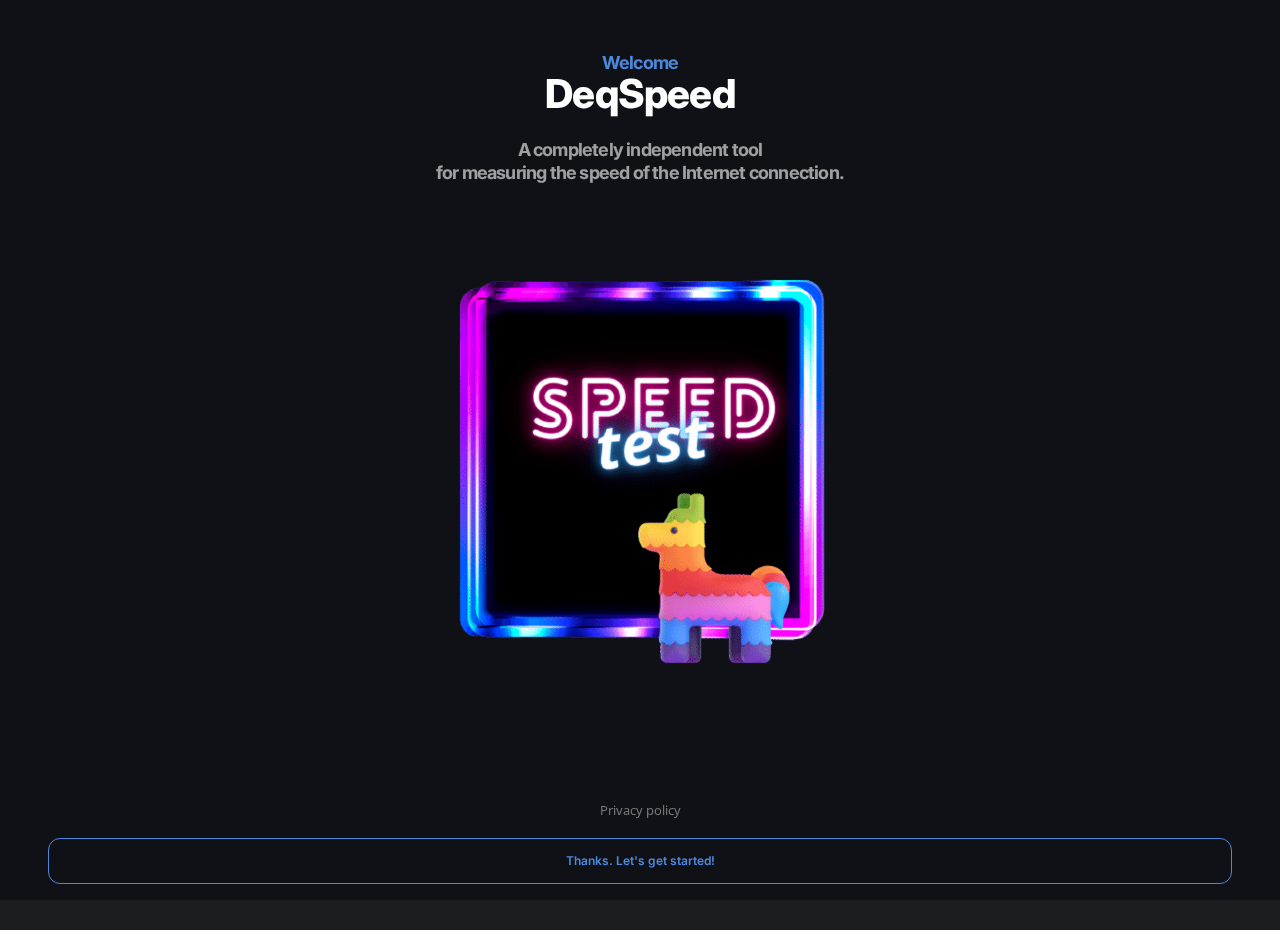
<file: index.html>
<!DOCTYPE HTML>
<html lang="ru">

<head>
    <meta http-equiv="Content-Type" content="text/html; charset=utf-8" />
    <meta name="apple-mobile-web-app-capable" content="yes">
    <meta name="apple-mobile-web-app-status-bar-style" content="black-translucent">
    <meta name="viewport"
        content="width=device-width, initial-scale=1, minimum-scale=1, maximum-scale=1, viewport-fit=cover" />
    <title>deqspeed://welcomeIndex</title>
    <link rel="stylesheet" type="text/css" href="styles/bootstrap.css">
    <link rel="stylesheet" type="text/css" href="styles/style.css">
    <link href="https://fonts.googleapis.com/css2?family=Inter:wght@100;200;300;400;500;600;700;800;900&display=swap"
        rel="stylesheet">
    <link rel="stylesheet" type="text/css" href="fonts/css/fontawesome-all.min.css">
    <link rel="manifest" href="_manifest.json" data-pwa-version="set_in_manifest_and_pwa_js">
    <link rel="apple-touch-icon" sizes="180x180" href="app/icons/icon-192x192.png">

    <!-- Localization tool -->
    <script type="text/javascript" src="scripts/translate.js"></script>

    



    <script>
        const params = new Proxy(new URLSearchParams(window.location.search), {
            get: (searchParams, prop) => searchParams.get(prop),
        });

        console.log("Detected the following source: " + params.source);
        switch (params.source) {
            case "yandexgames":
                localStorage.setItem('data__instanceSource', "yandexgames");

                function initSDK() {
                    console.log("Yandex.Games SDK has been mounted into the page, now initializing...");
                    YaGames
                        .init()
                        .then(ysdk => {
                            console.log('Yandex SDK initialized');
                            window.ysdk = ysdk;
                            localStorage.setItem("yalang", YandexGamesSDKEnvironment.i18n.lang)
                        });
                }
                console.log("Yandex.Games SDK will be requested right now...");
                (function (d) {
                    var t = d.getElementsByTagName('script')[0];
                    var s = d.createElement('script');
                    s.src = 'https://yandex.ru/games/sdk/v2';
                    s.async = true;
                    t.parentNode.insertBefore(s, t);
                    s.onload = initSDK;
                })(document);

                break;
            case "vkapps":
                localStorage.setItem('data__instanceSource', "vkapps");
                break;
            default:
                localStorage.setItem('data__instanceSource', "direct");
        }
    </script>
    <script>
        function runTranslation_textUpdate() {

            if(navigator.language.indexOf('-') == -1){
                user_lang = navigator.language;
            }else{
                user_lang = navigator.language.substr(0, navigator.language.indexOf('-'));
            }
            
            var available_languages = ['ru', 'en'];

            let app_lang = "en";

            if (available_languages.includes(user_lang) == true) {
                app_lang = user_lang;
            }

            if (user_lang == "be" || user_lang == "kk" || user_lang == "uk" || user_lang == "uz" || user_lang == "ru") {
                app_lang = "ru";
            }

            if (localStorage.getItem("data__instanceSource") == "yandexgames") {
            
                var ysdk_lang = localStorage.getItem("yalang")
            
                if (available_languages.includes(ysdk_lang) == true) {
                    app_lang = ysdk_lang;
                }
            
                if (ysdk_lang == "be" || ysdk_lang == "kk" || ysdk_lang == "uk" || ysdk_lang == "uz") {
                    app_lang = "ru";
                }
            }

            var translate = new Translate();
            var currentLng = app_lang;
            var attributeName = 'data-tag';
            translate.init(attributeName, currentLng);
            translate.process();
        }
    </script>

    <!-- Global site tag (gtag.js) - Google Analytics -->
    <script async src="https://www.googletagmanager.com/gtag/js?id=G-0D06VGCYVH"></script>

    <script>
        window.dataLayer = window.dataLayer || [];

        function gtag() {
            dataLayer.push(arguments);
        }
        gtag('js', new Date());

        gtag('config', 'G-0D06VGCYVH');
    </script>
</head>

<body class="theme-dark" onload="runTranslation_textUpdate();">

    <div id="preloader">
        <div class="spinner-border color-highlight" role="status"></div>
    </div>

    <div id="page">

        <div class="header header-fixed header-logo-center header-auto-show">
            <a href="index.html" class="header-title" data-tag="header_title"> </a>
            <a href="#" data-back-button class="header-icon header-icon-1"><i class="fas fa-chevron-left"></i></a>
            <a href="#" data-menu="menu-main" class="header-icon header-icon-4"><i class="fas fa-bars"></i></a>
            <a href="#" data-toggle-theme class="header-icon header-icon-3 show-on-theme-dark"><i
                    class="fas fa-sun"></i></a>
            <a href="#" data-toggle-theme class="header-icon header-icon-3 show-on-theme-light"><i
                    class="fas fa-moon"></i></a>
        </div>

        <div id="preloader-processing">
            <div id="preloader">
                <div class="spinner-border color-highlight" role="status"></div>
            </div>
        </div>
        <div id="page-content" class="page-content pb-0 speedtest-app__mainController">
            <div class="splide single-slider slider-no-arrows slider-no-dots" id="single-slider-1"
                data-splide='{"autoplay":true}'>
                <div class="splide__track">
                    <div class="splide__list">
                        <div class="splide__slide">
                            <div class="card rounded-0" data-card-height="cover-full">
                                <div class="card-top text-center mt-5">
                                    <h1 class="font-18 font-700 color-highlight mb-n1"
                                        data-tag="welcome_slide1_subtitle"> </h1>
                                    <h1 class="font-40 font-800 pb-4" data-tag="welcome_slide1_title"> </h1>
                                    <h4 class="opacity-60 mb-4 pb-4" data-tag="welcome_slide1_description"> </h4>
                                    <img align="middle" src="graphics/images/speedtest_welcome_logo-canva-80x.png"
                                        class="mx-auto" width="70%" style="max-width: 556px;">
                                </div>
                            </div>
                        </div>
                        <div class="splide__slide">
                            <div class="card rounded-0" data-card-height="cover-full">
                                <div class="card-top text-center mt-5">
                                    <h1 class="font-18 font-700 color-highlight mb-n1"
                                        data-tag="welcome_slide2_subtitle"> </h1>
                                    <h1 class="font-40 font-800 pb-4" data-tag="welcome_slide2_title"> </h1>
                                    <h4 class="opacity-60 mb-4 pb-4" data-tag="welcome_slide2_description"> </h4>
                                    <img align="middle" src="graphics/images/speedtest_worldwide-canva.png"
                                        class="mx-auto" width="70%" style="max-width: 556px;">
                                </div>
                            </div>
                        </div>
                    </div>
                </div>
            </div>
        </div>

        <div class="slider-bottom-button bg-theme">
            <p data-menu="modal-iframe-privacy-policy" id="privacypolicy_link" class="text-center mb-2 opacity-90" style="cursor: pointer;"
                data-tag="privacy_policy"> </p>
            <a href="#" id="button_firstUse_letsgo" onclick="button_firstUse_letsgo()"
                class="btn btn-m btn-full ms-5 me-5 rounded-sm border-highlight color-highlight font-600 font-13 mt-3 mb-3"
                data-tag="button_lets_start"> </a>
        </div>


    </div>
    <!-- Page content ends here-->
    <div id="modal-iframe-privacy-policy" class="menu menu-box-modal rounded-0" data-menu-width="cover"
        data-menu-height="cover">
        <div class="card-center">
            <div class="content">
                <h1 class="font-36">Privacy</h1>
                <p class="mt-n2 color-highlight font-600 font-12">Политика конфиденциальности сервиса DeqSpeed.</p>
                <p>
                    <iframe class="alow_text-selection" src="https://deqstudio.com/privacy/services/deqspeed/lang/ru/"
                        frameborder="0" marginheight="0" marginwidth="0" width="100%" height="500px"
                        scrolling="auto"></iframe>
                </p>
                <a href="#" class="mb-1 btn btn-m font-600 gradient-blue close-menu">Скрыть</a>
            </div>
        </div> 
    </div>

    <script type="text/javascript" src="scripts/bootstrap.min.js"></script>
    <script type="text/javascript" src="scripts/custom.js"></script>

    <script type="text/javascript" src="plugins/app/app__mainController.js"></script>

    <script>
        if (localStorage.getItem("data__instanceSource") == "yandexgames") {
            document.getElementById('privacypolicy_link').style.display = 'none';
        }
        
    </script>
</body>
</file>
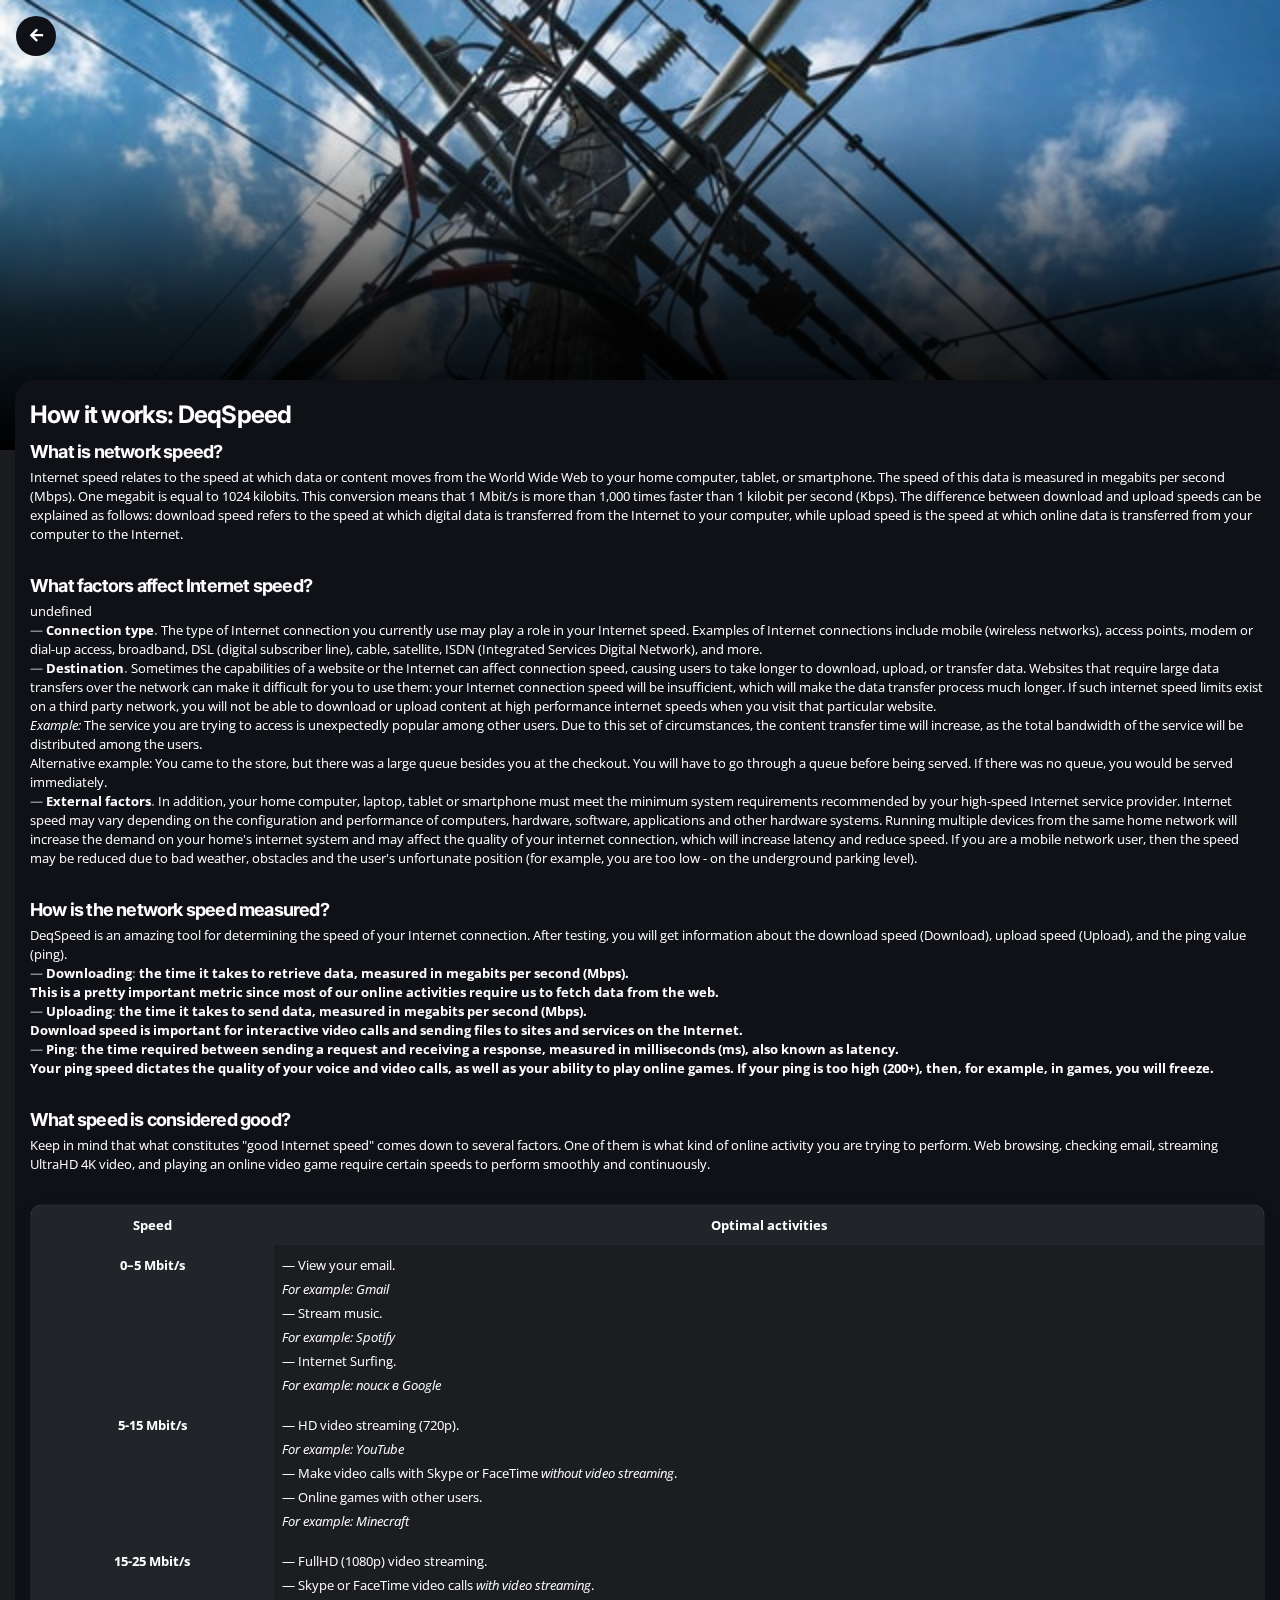
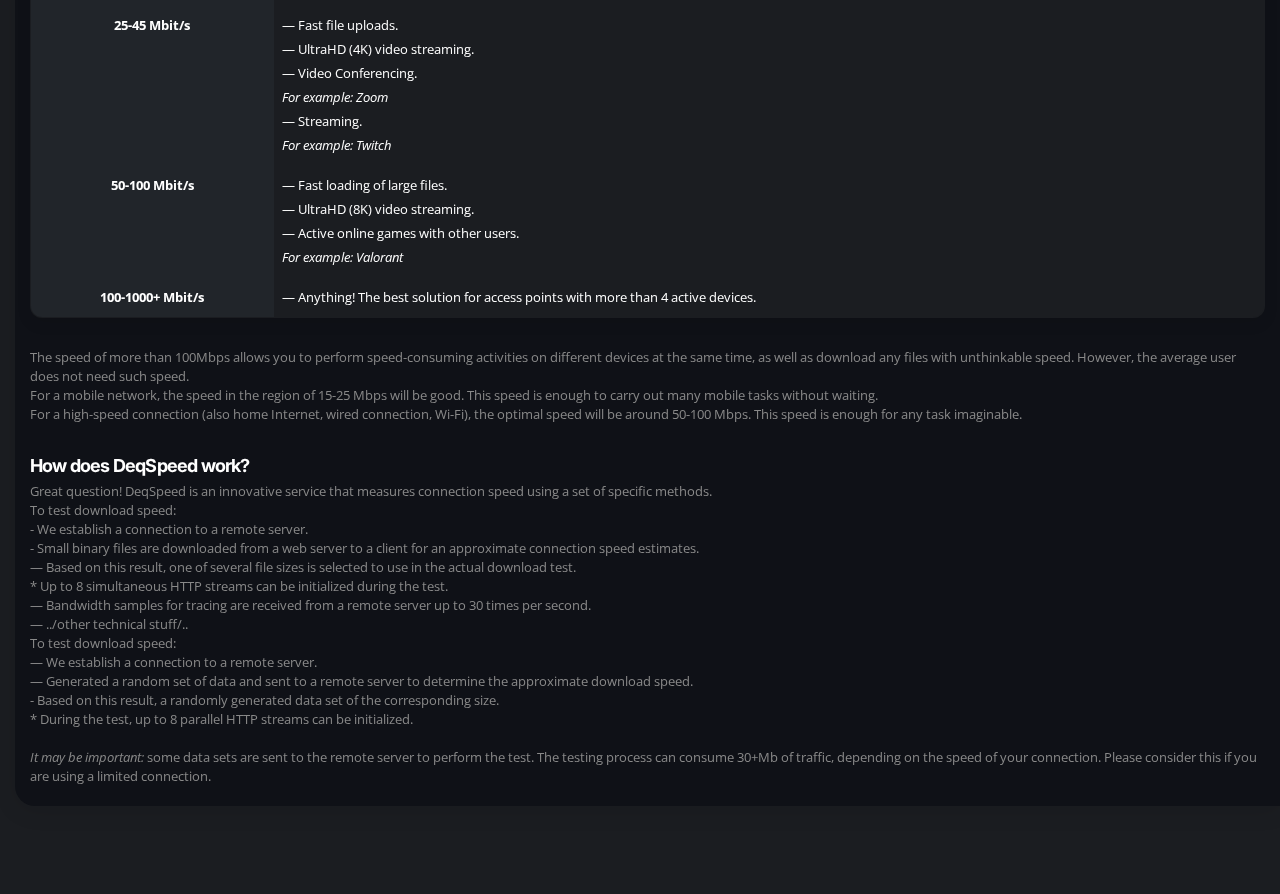
<file: article-about-methods.html>
<!DOCTYPE HTML>
<html lang="en">
<head>
<meta http-equiv="Content-Type" content="text/html; charset=utf-8" />
<meta name="apple-mobile-web-app-capable" content="yes">
<meta name="apple-mobile-web-app-status-bar-style" content="black-translucent">
<meta name="viewport" content="width=device-width, initial-scale=1, minimum-scale=1, maximum-scale=1, viewport-fit=cover" />
<title>deqspeed://article</title>
<link rel="stylesheet" type="text/css" href="styles/bootstrap.css">
<link rel="stylesheet" type="text/css" href="styles/style.css">
<link href="https://fonts.googleapis.com/css2?family=Inter:wght@100;200;300;400;500;600;700;800;900&display=swap" rel="stylesheet">
<link rel="stylesheet" type="text/css" href="fonts/css/fontawesome-all.min.css">
<link rel="manifest" href="_manifest.json" data-pwa-version="set_in_manifest_and_pwa_js">
<link rel="apple-touch-icon" sizes="180x180" href="app/icons/icon-192x192.png">

    <!-- Localization tool -->
    <script type="text/javascript" src="scripts/translate.js"></script>
    <script>
        switch (localStorage.getItem('data__instanceSource')) {
            case "yandexgames":
                function initSDK() {
                    console.log("Yandex.Games SDK has been mounted into the page, now initializing...");
                    YaGames
                        .init()
                        .then(ysdk => {
                            console.log('Yandex SDK initialized');
                            window.ysdk = ysdk;
                            //runTranslation_textUpdate();
                        });
                }
                console.log("Yandex.Games SDK will be requested right now...");
                (function (d) {
                    var t = d.getElementsByTagName('script')[0];
                    var s = d.createElement('script');
                    s.src = 'https://yandex.ru/games/sdk/v2';
                    s.async = true;
                    t.parentNode.insertBefore(s, t);
                    s.onload = initSDK;
                })(document);
                break;
            default:
                console.log("Nothing to embed as an additional integration.");
        }
    </script>
    <script>
        function runTranslation_textUpdate() {

            if(navigator.language.indexOf('-') == -1){
                user_lang = navigator.language;
            }else{
                user_lang = navigator.language.substr(0, navigator.language.indexOf('-'));
            }

            var available_languages = ['ru', 'en'];

            let app_lang = "en";

            if (available_languages.includes(user_lang) == true) {
                app_lang = user_lang;
            }

            if (user_lang == "be" || user_lang == "kk" || user_lang == "uk" || user_lang == "uz" || user_lang == "ru") {
                app_lang = "ru";
            }

            if (localStorage.getItem("data__instanceSource") == "yandexgames") {
            
                var ysdk_lang = localStorage.getItem("yalang")
            
                if (available_languages.includes(ysdk_lang) == true) {
                    app_lang = ysdk_lang;
                }
            
                if (ysdk_lang == "be" || ysdk_lang == "kk" || ysdk_lang == "uk" || ysdk_lang == "uz") {
                    app_lang = "ru";
                }
            }

            var translate = new Translate();
            var currentLng = app_lang;
            var attributeName = 'data-tag';
            translate.init(attributeName, currentLng);
            translate.process();
        }
    </script>

<!-- Global site tag (gtag.js) - Google Analytics -->
<script async src="https://www.googletagmanager.com/gtag/js?id=G-0D06VGCYVH"></script>
<script>
  window.dataLayer = window.dataLayer || [];
  function gtag(){dataLayer.push(arguments);}
  gtag('js', new Date());

  gtag('config', 'G-0D06VGCYVH');
</script>
</head>

<body class="theme-dark" onload="runTranslation_textUpdate();">

<div id="preloader"><div class="spinner-border color-highlight" role="status"></div></div>

<div id="page">

    <div class="header header-fixed header-logo-center header-auto-show">
        <a href="index.html" class="header-title">Статья</a>
        <a href="#" data-back-button class="header-icon header-icon-1"><i class="fas fa-chevron-left"></i></a>
    </div>

    <!-- Scroll Ad
    <div class="scroll-ad shadow-xl bg-dark-dark disabled" style="margin-bottom: 60px;">
        <div id="vk_ads_136507"></div>
    </div>-->

    <div class="page-content">

        <div class="card rounded-0 bg-20" data-card-height="450" style="background-image:url('graphics/images/dina-lydia-unsplash.jpg');">
            <div class="card-top mt-3 pb-5 ps-3">
                <a href="#" data-back-button class="icon icon-s bg-theme rounded-xl float-start me-3"><i class="fa color-theme fa-arrow-left"></i></a>
            </div>
            <div class="card-overlay bg-gradient"></div>
        </div>

        <!-- margin top and margin bottom negative values repesent how much you want the article to go over the above and below image-->
        <div class="card card-style card-full-right mb-2" style="margin-top:-100px; margin-bottom:-80px; z-index:1">
            <div class="content">
                <h1 data-tag="article_about_methods_title">
                    
                </h1>
                <h4 data-tag="article_about_methods_subtitle"> </h4>
                <p class="line-height-sm">
                    <span data-tag="article_about_methods_aboutspeed"></span><br>
                </p>
                <h4 data-tag="article_about_methods_factors_title"> </h4>
                <p class="line-height-sm">
                    <span data-tag="article_about_methods_factors_about"></span>
                    <br><b>— <span data-tag="article_about_methods_factors_1_short"></span>.</b> <span data-tag="article_about_methods_factors_1_description"></span>
                    <br><b>— <span data-tag="article_about_methods_factors_2_short"></span>.</b> <span data-tag="article_about_methods_factors_2_description"></span>
                    <br><b>— <span data-tag="article_about_methods_factors_3_short"></span>.</b> <span data-tag="article_about_methods_factors_3_description"></span>
                </p>
                <div id="vk_ads_136507"></div>
                <h4 data-tag="article_about_methods_how_speed_is_being_measured_title"> </h4>
                <p class="line-height-sm">
                    <span data-tag="article_about_methods_how_speed_is_being_measured_description"></span>
                    <br><b>— <span data-tag="article_about_methods_how_speed_is_being_measured_description_factors_1_title"></span>: <span data-tag="article_about_methods_how_speed_is_being_measured_description_factors_1_description"></span></b> 
                    <br><b>— <span data-tag="article_about_methods_how_speed_is_being_measured_description_factors_2_title"></span>: <span data-tag="article_about_methods_how_speed_is_being_measured_description_factors_2_description"></span></b> 
                    <br><b>— <span data-tag="article_about_methods_how_speed_is_being_measured_description_factors_3_title"></span>: <span data-tag="article_about_methods_how_speed_is_being_measured_description_factors_3_description"></span></b> 
                </p>
                <h4 data-tag="article_about_methods_good_speed_title"> </h4>
                <p class="line-height-sm">
                    <span data-tag="article_about_methods_good_speed_description"></span>
                    <table class="table table-borderless text-center rounded-sm shadow-l" style="overflow: hidden;">
                    <thead>
                        <tr class="bg-blue-dark">
                            <th scope="col" class="color-theme" data-tag="article_about_methods_good_speed_table_column_speed"> </th>
                            <th scope="col" class="color-theme" data-tag="article_about_methods_good_speed_table_column_optimal_activity"> </th>
                        </tr>
                    </thead>
                    <tbody>
                        <tr>
                            <th scope="row" class="color-theme">0–5 <span data-tag="article_about_methods_good_speed_table_mbis_per_s"></span></th>
                            <td class="text-start color-theme">— <span data-tag="article_about_methods_good_speed_table_row_email_serfing"></span>. <br><i><span data-tag="article_about_methods_good_speed_table_for_example"></span> Gmail</i>
                                <br>— <span data-tag="article_about_methods_good_speed_table_row_music_streaming"></span>. <br><i><span data-tag="article_about_methods_good_speed_table_for_example"></span> Spotify</i>
                                <br>— <span data-tag="article_about_methods_good_speed_table_row_internet_serfing"></span>. <br><i><span data-tag="article_about_methods_good_speed_table_for_example"></span> поиск в Google</i>
                            </td>
                        </tr>
                        <tr>
                            <th scope="row" class="color-theme">5-15 <span data-tag="article_about_methods_good_speed_table_mbis_per_s"></span></th>
                            <td class="text-start color-theme">— <span data-tag="article_about_methods_good_speed_table_row_video_hd_streaming"></span>. <br><i><span data-tag="article_about_methods_good_speed_table_for_example"></span> YouTube</i>
                                <br>— <span data-tag="article_about_methods_good_speed_table_video_calls_without_video_share"></span>.
                                <br>— <span data-tag="article_about_methods_good_speed_table_online_games"></span>. <br><i><span data-tag="article_about_methods_good_speed_table_for_example"></span> Minecraft</i>
                            </td>
                        </tr>
                        <tr>
                            <th scope="row" class="color-theme">15-25 <span data-tag="article_about_methods_good_speed_table_mbis_per_s"></span></th>
                            <td class="text-start color-theme">— <span data-tag="article_about_methods_good_speed_table_row_video_fullhd_streaming"></span>.
                                <br>— <span data-tag="article_about_methods_good_speed_table_video_calls_wit_video_share"></span>.
                            </td>
                        </tr>
                        <tr>
                            <th scope="row" class="color-theme">25-45 <span data-tag="article_about_methods_good_speed_table_mbis_per_s"></span></th>
                            <td class="text-start color-theme">— <span data-tag="article_about_methods_good_speed_table_fast_files_download"></span>.
                                <br>— <span data-tag="article_about_methods_good_speed_table_row_video_ultrahd_streaming"></span>.
                                <br>— <span data-tag="article_about_methods_good_speed_table_video_conferences"></span>. <br><i><span data-tag="article_about_methods_good_speed_table_for_example"></span> Zoom</i>
                                <br>— <span data-tag="article_about_methods_good_speed_table_live_stream"></span>. <br><i><span data-tag="article_about_methods_good_speed_table_for_example"></span> Twitch</i>
                            </td>
                        </tr>
                        <tr>
                            <th scope="row" class="color-theme">50-100  <span data-tag="article_about_methods_good_speed_table_mbis_per_s"></span></th>
                            <td class="text-start color-theme">— <span data-tag="article_about_methods_good_speed_table_fast_large_files_download"></span>.
                                <br>— <span data-tag="article_about_methods_good_speed_table_row_video_ultrahd_8k_streaming"></span>.
                                <br>— <span data-tag="article_about_methods_good_speed_table_active_online_games"></span>. <br><i><span data-tag="article_about_methods_good_speed_table_for_example"></span> Valorant</i>
                            </td>
                        </tr>
                        <tr>
                            <th scope="row" class="color-theme">100-1000+  <span data-tag="article_about_methods_good_speed_table_mbis_per_s"></span></th>
                            <td class="text-start color-theme">— <span data-tag="article_about_methods_good_speed_table_anything_you_want"></span>.
                            </td>
                        </tr>
                    </tbody>
                </table>
            </p>
                <p class="line-height-sm" data-tag="article_about_methods_good_speed_conclusion">
                    
                </p>
                <h4 data-tag="article_about_methods_how_deqspeed_works_title"> </h4>
                <p class="line-height-sm" data-tag="article_about_methods_how_deqspeed_works_description">
                    
                </p>
        </div>
    </div>
    <!-- Page content ends here-->


</div>

<script type="text/javascript" src="scripts/bootstrap.min.js"></script>
<script type="text/javascript" src="scripts/custom.js"></script>
</body>
</file>
<file: styles/style.css>
@charset "UTF-8";
/*Typography Settings*/
@import url('https://fonts.googleapis.com/css2?family=Open+Sans&display=swap');
@import url("https://cdn.jsdelivr.net/npm/bootstrap-icons@1.7.2/font/bootstrap-icons.css");
body {
  font-size: 13px;
  font-family: "Open Sans", sans-serif !important;
  line-height: 24px !important;
  color: #727272 !important;
  background-color: #eef2f1;

  -webkit-user-select: none;
  -khtml-user-select: none;
  -moz-user-select: none;
  -ms-user-select: none;
  -o-user-select: none;
  user-select: none;
}

.alow_text-selection{
-webkit-user-select: text;
-khtml-user-select: text;
-moz-user-select: text;
-ms-user-select: text;
-o-user-select: text;
user-select: text;
}

h1, h2, h3, h4, h5, h6 {
  font-weight: 700;
  color: #1f1f1f;
  font-family: "Inter", sans-serif !important;
  margin-bottom: 5px;
  letter-spacing: -0.8px;
}

h1 {
  font-size: 24px; 
  line-height: 30px;
  padding-bottom: 5px;
}

h2 {
  font-size: 21px;
  line-height: 25px;
}

h3 {
  font-size: 20px;
  line-height: 24px;
}

h4 {
  font-size: 18px;
  line-height: 23px;
}

h5 {
  font-size: 16px;
  line-height: 22px;
}

a {
  text-decoration: none !important;
}

p {
  color: #727272;
  margin-bottom: 30px;
  padding-bottom: 0px;
}

/*Page Stucture Settings*/
body {
  min-height: 60vh;
}

.notch-clear {
  padding-top: calc(0px + (constant(safe-area-inset-top))*0.8) !important;
  padding-top: calc(0px + (env(safe-area-inset-top))*0.8) !important;
}

.notch-push {
  transform: translateY(-150%) !important;
  top: calc(0px + (constant(safe-area-inset-top))*0.8) !important;
  top: calc(0px + (env(safe-area-inset-top))*0.8) !important;
}

#page {
  position: relative;
  min-height: 60vh;
}

.page-content {
  overflow-x: hidden;
  transition: all 300ms ease;
  z-index: 90;
  padding-bottom: 80px;
  padding-bottom: calc(80px + (constant(safe-area-inset-bottom))*1.1);
  padding-bottom: calc(80px + (env(safe-area-inset-bottom))*1.1);
}

.content-box {
  background-color: #FFFFFF;
  border-radius: 20px;
  margin-left: 15px;
  margin-right: 15px;
  box-shadow: 0 2px 14px 0 rgba(0, 0, 0, 0.08);
}

/*Content Boxes*/
.content {
  margin: 20px 15px 20px 15px;
}
.content p:last-child {
  margin-bottom: 0px;
}

.content-full {
  margin: 0px;
}

.content-boxed {
  padding: 20px 15px 0px 15px;
}

/*Logos*/
.header-logo {
  background-size: 28px 28px;
  width: 50px;
}

.footer .footer-logo {
  background-size: 80px 80px;
  height: 80px !important;
  margin-bottom: 20px !important;
}

.theme-light .header .header-logo {
  background-image: url(../images/preload-logo.png);
}

.theme-dark .header .header-logo {
  background-image: url(../images/preload-logo.png);
}

.theme-light .footer .footer-logo {
  background-image: url(../images/preload-logo.png);
}

.theme-dark .footer .footer-logo {
  background-image: url(../images/preload-logo.png);
}

/* Generating Color Pack*/
.color-highlight {
  color: #4A89DC !important;
}

.bg-highlight {
  background-color: #4A89DC !important;
  color: #FFF !important;
}

.border-highlight {
  border-color: #4A89DC !important;
}

.gradient-highlight {
  background-image: linear-gradient(to bottom, #5D9CEC, #4A89DC) !important;
  color: #FFF;
}

.color-highlight-light {
  color: #5D9CEC !important;
}

.bg-highlight-light {
  background-color: #5D9CEC !important;
  color: #FFF !important;
}

.bg-fade-highlight-dark {
  background-color: !important;
  color: #FFF !important;
}

.bg-fade-highlight-light {
  background-color: !important;
  color: #FFF !important;
}

.color-highlight-dark {
  color: #4A89DC !important;
}

.color-icon-highlight {
  stroke: #4A89DC !important;
  fill: !important;
}

.bg-highlight-dark {
  background-color: #4A89DC !important;
  color: #FFF !important;
}

.border-highlight-light {
  border-color: #5D9CEC !important;
}

.border-highlight-dark {
  border-color: #4A89DC !important;
}

.focus-highlight:focus {
  border-color: #4A89DC !important;
}

.gradient-highlight {
  background-image: linear-gradient(to bottom, #5D9CEC, #4A89DC);
}

.color-green-light {
  color: #A0D468 !important;
}

.bg-green-light {
  background-color: #A0D468 !important;
  color: #FFF !important;
}

.bg-fade-green-dark {
  background-color: rgba(140, 193, 82, 0.7) !important;
  color: #FFF !important;
}

.bg-fade-green-light {
  background-color: rgba(140, 193, 82, 0.3) !important;
  color: #FFF !important;
}

.color-green-dark {
  color: #8CC152 !important;
}

.color-icon-green {
  stroke: #8CC152 !important;
  fill: rgba(140, 193, 82, 0.3) !important;
}

.bg-green-dark {
  background-color: #8CC152 !important;
  color: #FFF !important;
}

.border-green-light {
  border-color: #A0D468 !important;
}

.border-green-dark {
  border-color: #8CC152 !important;
}

.focus-green:focus {
  border-color: #8CC152 !important;
}

.gradient-green {
  background-image: linear-gradient(to bottom, #A0D468, #8CC152);
}

.color-grass-light {
  color: #34cc73 !important;
}

.bg-grass-light {
  background-color: #34cc73 !important;
  color: #FFF !important;
}

.bg-fade-grass-dark {
  background-color: rgba(140, 193, 82, 0.7) !important;
  color: #FFF !important;
}

.bg-fade-grass-light {
  background-color: rgba(140, 193, 82, 0.3) !important;
  color: #FFF !important;
}

.color-grass-dark {
  color: #2ABA66 !important;
}

.color-icon-grass {
  stroke: #2ABA66 !important;
  fill: rgba(140, 193, 82, 0.3) !important;
}

.bg-grass-dark {
  background-color: #2ABA66 !important;
  color: #FFF !important;
}

.border-grass-light {
  border-color: #34cc73 !important;
}

.border-grass-dark {
  border-color: #2ABA66 !important;
}

.focus-grass:focus {
  border-color: #2ABA66 !important;
}

.gradient-grass {
  background-image: linear-gradient(to bottom, #34cc73, #2ABA66);
}

.color-red-light {
  color: #ED5565 !important;
}

.bg-red-light {
  background-color: #ED5565 !important;
  color: #FFF !important;
}

.bg-fade-red-dark {
  background-color: rgba(218, 68, 83, 0.7) !important;
  color: #FFF !important;
}

.bg-fade-red-light {
  background-color: rgba(218, 68, 83, 0.3) !important;
  color: #FFF !important;
}

.color-red-dark {
  color: #DA4453 !important;
}

.color-icon-red {
  stroke: #DA4453 !important;
  fill: rgba(218, 68, 83, 0.3) !important;
}

.bg-red-dark {
  background-color: #DA4453 !important;
  color: #FFF !important;
}

.border-red-light {
  border-color: #ED5565 !important;
}

.border-red-dark {
  border-color: #DA4453 !important;
}

.focus-red:focus {
  border-color: #DA4453 !important;
}

.gradient-red {
  background-image: linear-gradient(to bottom, #ED5565, #DA4453);
}

.color-orange-light {
  color: #FC6E51 !important;
}

.bg-orange-light {
  background-color: #FC6E51 !important;
  color: #FFF !important;
}

.bg-fade-orange-dark {
  background-color: rgba(233, 87, 63, 0.7) !important;
  color: #FFF !important;
}

.bg-fade-orange-light {
  background-color: rgba(233, 87, 63, 0.3) !important;
  color: #FFF !important;
}

.color-orange-dark {
  color: #E9573F !important;
}

.color-icon-orange {
  stroke: #E9573F !important;
  fill: rgba(233, 87, 63, 0.3) !important;
}

.bg-orange-dark {
  background-color: #E9573F !important;
  color: #FFF !important;
}

.border-orange-light {
  border-color: #FC6E51 !important;
}

.border-orange-dark {
  border-color: #E9573F !important;
}

.focus-orange:focus {
  border-color: #E9573F !important;
}

.gradient-orange {
  background-image: linear-gradient(to bottom, #FC6E51, #E9573F);
}

.color-yellow-light {
  color: #FFCE54 !important;
}

.bg-yellow-light {
  background-color: #FFCE54 !important;
  color: #FFF !important;
}

.bg-fade-yellow-dark {
  background-color: rgba(246, 187, 66, 0.7) !important;
  color: #FFF !important;
}

.bg-fade-yellow-light {
  background-color: rgba(246, 187, 66, 0.3) !important;
  color: #FFF !important;
}

.color-yellow-dark {
  color: #F6BB42 !important;
}

.color-icon-yellow {
  stroke: #F6BB42 !important;
  fill: rgba(246, 187, 66, 0.3) !important;
}

.bg-yellow-dark {
  background-color: #F6BB42 !important;
  color: #FFF !important;
}

.border-yellow-light {
  border-color: #FFCE54 !important;
}

.border-yellow-dark {
  border-color: #F6BB42 !important;
}

.focus-yellow:focus {
  border-color: #F6BB42 !important;
}

.gradient-yellow {
  background-image: linear-gradient(to bottom, #FFCE54, #F6BB42);
}

.color-sunny-light {
  color: #f0b31b !important;
}

.bg-sunny-light {
  background-color: #f0b31b !important;
  color: #FFF !important;
}

.bg-fade-sunny-dark {
  background-color: rgba(246, 187, 66, 0.7) !important;
  color: #FFF !important;
}

.bg-fade-sunny-light {
  background-color: rgba(246, 187, 66, 0.3) !important;
  color: #FFF !important;
}

.color-sunny-dark {
  color: #d99914 !important;
}

.color-icon-sunny {
  stroke: #d99914 !important;
  fill: rgba(246, 187, 66, 0.3) !important;
}

.bg-sunny-dark {
  background-color: #d99914 !important;
  color: #FFF !important;
}

.border-sunny-light {
  border-color: #f0b31b !important;
}

.border-sunny-dark {
  border-color: #d99914 !important;
}

.focus-sunny:focus {
  border-color: #d99914 !important;
}

.gradient-sunny {
  background-image: linear-gradient(to bottom, #f0b31b, #d99914);
}

.color-blue-light {
  color: #5D9CEC !important;
}

.bg-blue-light {
  background-color: #5D9CEC !important;
  color: #FFF !important;
}

.bg-fade-blue-dark {
  background-color: rgba(74, 137, 220, 0.7) !important;
  color: #FFF !important;
}

.bg-fade-blue-light {
  background-color: rgba(74, 137, 220, 0.3) !important;
  color: #FFF !important;
}

.color-blue-dark {
  color: #4A89DC !important;
}

.color-icon-blue {
  stroke: #4A89DC !important;
  fill: rgba(74, 137, 220, 0.3) !important;
}

.bg-blue-dark {
  background-color: #4A89DC !important;
  color: #FFF !important;
}

.border-blue-light {
  border-color: #5D9CEC !important;
}

.border-blue-dark {
  border-color: #4A89DC !important;
}

.focus-blue:focus {
  border-color: #4A89DC !important;
}

.gradient-blue {
  background-image: linear-gradient(to bottom, #5D9CEC, #4A89DC);
}

.color-teal-light {
  color: #A0CECB !important;
}

.bg-teal-light {
  background-color: #A0CECB !important;
  color: #FFF !important;
}

.bg-fade-teal-dark {
  background-color: rgba(125, 177, 177, 0.7) !important;
  color: #FFF !important;
}

.bg-fade-teal-light {
  background-color: rgba(125, 177, 177, 0.3) !important;
  color: #FFF !important;
}

.color-teal-dark {
  color: #7DB1B1 !important;
}

.color-icon-teal {
  stroke: #7DB1B1 !important;
  fill: rgba(125, 177, 177, 0.3) !important;
}

.bg-teal-dark {
  background-color: #7DB1B1 !important;
  color: #FFF !important;
}

.border-teal-light {
  border-color: #A0CECB !important;
}

.border-teal-dark {
  border-color: #7DB1B1 !important;
}

.focus-teal:focus {
  border-color: #7DB1B1 !important;
}

.gradient-teal {
  background-image: linear-gradient(to bottom, #A0CECB, #7DB1B1);
}

.color-mint-light {
  color: #48CFAD !important;
}

.bg-mint-light {
  background-color: #48CFAD !important;
  color: #FFF !important;
}

.bg-fade-mint-dark {
  background-color: rgba(55, 188, 155, 0.7) !important;
  color: #FFF !important;
}

.bg-fade-mint-light {
  background-color: rgba(55, 188, 155, 0.3) !important;
  color: #FFF !important;
}

.color-mint-dark {
  color: #37BC9B !important;
}

.color-icon-mint {
  stroke: #37BC9B !important;
  fill: rgba(55, 188, 155, 0.3) !important;
}

.bg-mint-dark {
  background-color: #37BC9B !important;
  color: #FFF !important;
}

.border-mint-light {
  border-color: #48CFAD !important;
}

.border-mint-dark {
  border-color: #37BC9B !important;
}

.focus-mint:focus {
  border-color: #37BC9B !important;
}

.gradient-mint {
  background-image: linear-gradient(to bottom, #48CFAD, #37BC9B);
}

.color-pink-light {
  color: #EC87C0 !important;
}

.bg-pink-light {
  background-color: #EC87C0 !important;
  color: #FFF !important;
}

.bg-fade-pink-dark {
  background-color: rgba(215, 112, 173, 0.7) !important;
  color: #FFF !important;
}

.bg-fade-pink-light {
  background-color: rgba(215, 112, 173, 0.3) !important;
  color: #FFF !important;
}

.color-pink-dark {
  color: #D770AD !important;
}

.color-icon-pink {
  stroke: #D770AD !important;
  fill: rgba(215, 112, 173, 0.3) !important;
}

.bg-pink-dark {
  background-color: #D770AD !important;
  color: #FFF !important;
}

.border-pink-light {
  border-color: #EC87C0 !important;
}

.border-pink-dark {
  border-color: #D770AD !important;
}

.focus-pink:focus {
  border-color: #D770AD !important;
}

.gradient-pink {
  background-image: linear-gradient(to bottom, #EC87C0, #D770AD);
}

.color-pink2-light {
  color: #ff5982 !important;
}

.bg-pink2-light {
  background-color: #ff5982 !important;
  color: #FFF !important;
}

.bg-fade-pink2-dark {
  background-color: rgba(215, 112, 173, 0.7) !important;
  color: #FFF !important;
}

.bg-fade-pink2-light {
  background-color: rgba(215, 112, 173, 0.3) !important;
  color: #FFF !important;
}

.color-pink2-dark {
  color: #fb3365 !important;
}

.color-icon-pink2 {
  stroke: #fb3365 !important;
  fill: rgba(215, 112, 173, 0.3) !important;
}

.bg-pink2-dark {
  background-color: #fb3365 !important;
  color: #FFF !important;
}

.border-pink2-light {
  border-color: #ff5982 !important;
}

.border-pink2-dark {
  border-color: #fb3365 !important;
}

.focus-pink2:focus {
  border-color: #fb3365 !important;
}

.gradient-pink2 {
  background-image: linear-gradient(to bottom, #ff5982, #fb3365);
}

.color-magenta-light {
  color: #AC92EC !important;
}

.bg-magenta-light {
  background-color: #AC92EC !important;
  color: #FFF !important;
}

.bg-fade-magenta-dark {
  background-color: rgba(150, 122, 220, 0.7) !important;
  color: #FFF !important;
}

.bg-fade-magenta-light {
  background-color: rgba(150, 122, 220, 0.3) !important;
  color: #FFF !important;
}

.color-magenta-dark {
  color: #967ADC !important;
}

.color-icon-magenta {
  stroke: #967ADC !important;
  fill: rgba(150, 122, 220, 0.3) !important;
}

.bg-magenta-dark {
  background-color: #967ADC !important;
  color: #FFF !important;
}

.border-magenta-light {
  border-color: #AC92EC !important;
}

.border-magenta-dark {
  border-color: #967ADC !important;
}

.focus-magenta:focus {
  border-color: #967ADC !important;
}

.gradient-magenta {
  background-image: linear-gradient(to bottom, #AC92EC, #967ADC);
}

.color-brown-light {
  color: #BAA286 !important;
}

.bg-brown-light {
  background-color: #BAA286 !important;
  color: #FFF !important;
}

.bg-fade-brown-dark {
  background-color: rgba(170, 142, 105, 0.7) !important;
  color: #FFF !important;
}

.bg-fade-brown-light {
  background-color: rgba(170, 142, 105, 0.3) !important;
  color: #FFF !important;
}

.color-brown-dark {
  color: #AA8E69 !important;
}

.color-icon-brown {
  stroke: #AA8E69 !important;
  fill: rgba(170, 142, 105, 0.3) !important;
}

.bg-brown-dark {
  background-color: #AA8E69 !important;
  color: #FFF !important;
}

.border-brown-light {
  border-color: #BAA286 !important;
}

.border-brown-dark {
  border-color: #AA8E69 !important;
}

.focus-brown:focus {
  border-color: #AA8E69 !important;
}

.gradient-brown {
  background-image: linear-gradient(to bottom, #BAA286, #AA8E69);
}

.color-gray-light {
  color: #e2e5ea !important;
}

.bg-gray-light {
  background-color: #e2e5ea !important;
  color: #FFF !important;
}

.bg-fade-gray-dark {
  background-color: rgba(170, 178, 189, 0.7) !important;
  color: #FFF !important;
}

.bg-fade-gray-light {
  background-color: rgba(170, 178, 189, 0.3) !important;
  color: #FFF !important;
}

.color-gray-dark {
  color: #AAB2BD !important;
}

.color-icon-gray {
  stroke: #AAB2BD !important;
  fill: rgba(170, 178, 189, 0.3) !important;
}

.bg-gray-dark {
  background-color: #AAB2BD !important;
  color: #FFF !important;
}

.border-gray-light {
  border-color: #e2e5ea !important;
}

.border-gray-dark {
  border-color: #AAB2BD !important;
}

.focus-gray:focus {
  border-color: #AAB2BD !important;
}

.gradient-gray {
  background-image: linear-gradient(to bottom, #e2e5ea, #AAB2BD);
}

.color-aqua-light {
  color: #4FC1E9 !important;
}

.bg-aqua-light {
  background-color: #4FC1E9 !important;
  color: #FFF !important;
}

.bg-fade-aqua-dark {
  background-color: rgba(67, 74, 84, 0.7) !important;
  color: #FFF !important;
}

.bg-fade-aqua-light {
  background-color: rgba(67, 74, 84, 0.3) !important;
  color: #FFF !important;
}

.color-aqua-dark {
  color: #3BAFDA !important;
}

.color-icon-aqua {
  stroke: #3BAFDA !important;
  fill: rgba(67, 74, 84, 0.3) !important;
}

.bg-aqua-dark {
  background-color: #3BAFDA !important;
  color: #FFF !important;
}

.border-aqua-light {
  border-color: #4FC1E9 !important;
}

.border-aqua-dark {
  border-color: #3BAFDA !important;
}

.focus-aqua:focus {
  border-color: #3BAFDA !important;
}

.gradient-aqua {
  background-image: linear-gradient(to bottom, #4FC1E9, #3BAFDA);
}

.color-night-light {
  color: #222529 !important;
}

.bg-night-light {
  background-color: #222529 !important;
  color: #FFF !important;
}

.bg-fade-night-dark {
  background-color: rgba(67, 74, 84, 0.7) !important;
  color: #FFF !important;
}

.bg-fade-night-light {
  background-color: rgba(67, 74, 84, 0.3) !important;
  color: #FFF !important;
}

.color-night-dark {
  color: #16181c !important;
}

.color-icon-night {
  stroke: #16181c !important;
  fill: rgba(67, 74, 84, 0.3) !important;
}

.bg-night-dark {
  background-color: #16181c !important;
  color: #FFF !important;
}

.border-night-light {
  border-color: #222529 !important;
}

.border-night-dark {
  border-color: #16181c !important;
}

.focus-night:focus {
  border-color: #16181c !important;
}

.gradient-night {
  background-image: linear-gradient(to bottom, #222529, #16181c);
}

.color-dark-light {
  color: #656D78 !important;
}

.bg-dark-light {
  background-color: #656D78 !important;
  color: #FFF !important;
}

.bg-fade-dark-dark {
  background-color: rgba(67, 74, 84, 0.7) !important;
  color: #FFF !important;
}

.bg-fade-dark-light {
  background-color: rgba(67, 74, 84, 0.3) !important;
  color: #FFF !important;
}

.color-dark-dark {
  color: #434A54 !important;
}

.color-icon-dark {
  stroke: #434A54 !important;
  fill: rgba(67, 74, 84, 0.3) !important;
}

.bg-dark-dark {
  background-color: #434A54 !important;
  color: #FFF !important;
}

.border-dark-light {
  border-color: #656D78 !important;
}

.border-dark-dark {
  border-color: #434A54 !important;
}

.focus-dark:focus {
  border-color: #434A54 !important;
}

.gradient-dark {
  background-image: linear-gradient(to bottom, #656D78, #434A54);
}

.theme-light input:not([type=submit]):not(.focus-color):focus, .theme-light select:focus, .theme-light textarea:active {
  border-color: rgba(0, 0, 0, 0.3) !important;
}

.theme-light [data-card-height=cover] input:not([type=submit]):not(.focus-color):focus, .theme-light [data-card-height=cover] select:focus, .theme-light [data-card-height=cover] textarea:active {
  border-color: rgba(255, 255, 255, 0.3) !important;
}

.theme-dark input:not([type=submit]):not(.focus-color):focus, .theme-dark select:focus, .theme-dark textarea:active {
  border-color: rgba(255, 255, 255, 0.3) !important;
}

/*Social Colors*/
.color-facebook {
  color: #3b5998 !important;
}

.bg-facebook {
  background-color: #3b5998 !important;
  color: #FFF;
}

.color-linkedin {
  color: #0077B5 !important;
}

.bg-linkedin {
  background-color: #0077B5 !important;
  color: #FFF;
}

.color-twitter {
  color: #4099ff !important;
}

.bg-twitter {
  background-color: #4099ff !important;
  color: #FFF;
}

.color-google {
  color: #d34836 !important;
}

.bg-google {
  background-color: #d34836 !important;
  color: #FFF;
}

.color-whatsapp {
  color: #34AF23 !important;
}

.bg-whatsapp {
  background-color: #34AF23 !important;
  color: #FFF;
}

.color-pinterest {
  color: #C92228 !important;
}

.bg-pinterest {
  background-color: #C92228 !important;
  color: #FFF;
}

.color-mail {
  color: #3498db !important;
}

.bg-mail {
  background-color: #3498db !important;
  color: #FFF;
}

.color-phone {
  color: #27ae60 !important;
}

.bg-phone {
  background-color: #27ae60 !important;
  color: #FFF;
}

.color-instagram {
  color: #e1306c !important;
}

.bg-instagram {
  background-color: #e1306c !important;
  color: #FFF;
}

/*Default Colors*/
.color-white {
  color: #FFF !important;
}

.color-black {
  color: #000 !important;
}

.bg-white {
  background-color: #FFF !important;
}

.bg-black {
  background-color: #000 !important;
}

.border-transparent {
  border-color: transparent !important;
}

/*Default Highlight Colors*/
.footer-bar-2 .active-nav,
.footer-bar-5 strong,
.footer-bar-4 strong,
.splide__pagination__page.is-active {
  background-color: #4A89DC !important;
}

.footer-bar-1 .active-nav i,
.footer-bar-1 .active-nav span,
.footer-bar-3 .active-nav i {
  color: #4A89DC !important;
}

.footer-bar-6 .circle-nav strong, .footer-bar-6 .active-nav em {
  background-image: linear-gradient(to bottom, #5D9CEC, #4A89DC) !important;
}

.form-floating-over > .form-control:focus ~ label {
  color: #4A89DC;
}

.form-floating-over > .form-control:not(:placeholder-shown) ~ label {
  color: #4A89DC;
}

.form-floating-over > .form-select ~ label {
  color: #4A89DC;
}

.color-highlight {
  color: #4A89DC;
}

.bg-highlight {
  background-color: #4A89DC;
  color: #FFF !important;
}

/*--Header---*/
.header-title span {
  font-family: "Inter", sans-serif;
}

.footer-title span {
  font-family: "Inter", sans-serif;
}

.header-logo {
  color: rgba(0, 0, 0, 0) !important;
}
.header-logo span {
  display: none;
  display: none;
}

.header {
  -webkit-backdrop-filter: saturate(180%) blur(20px);
  backdrop-filter: saturate(180%) blur(20px);
  background-color: rgba(255, 255, 255, 0.7);
  position: fixed;
  top: 0px;
  left: 0px;
  right: 0px;
  height: 50px;
  z-index: 99;
  transition: all 300ms ease;
  border-bottom: solid 1px rgba(0, 0, 0, 0.08);
}
.header .header-title {
  position: absolute;
  height: 50px;
  line-height: 49px;
  font-size: 14px;
  color: #000;
  font-weight: 600;
  z-index: 1;
  font-family: "Inter", sans-serif;
}
.header .header-logo {
  background-repeat: no-repeat;
  background-position: center center;
  height: 100%;
  position: absolute;
  z-index: 1;
  left: 50%;
}
.header .header-icon {
  position: absolute;
  height: 50px;
  width: 45px;
  text-align: center;
  line-height: 49px;
  font-size: 12px;
  color: #1f1f1f;
  border: none;
  -webkit-appearance: none;
  appearance: none;
  background-color: rgba(0, 0, 0, 0) !important;
}
.header .dropdown-menu {
  z-index: 99;
}

.footer .footer-logo {
  background-repeat: no-repeat;
  background-position: center center;
  height: 100%;
  position: absolute;
  z-index: 1;
  left: 50%;
}

.header-auto-show {
  opacity: 0;
  pointer-events: none;
  transition: all 300ms ease;
}

.header-active {
  opacity: 1;
  pointer-events: all;
  transition: all 300ms ease;
}

.header-always-show .header {
  margin-top: 0px !important;
}

.header-static {
  position: relative !important;
}

.header-transparent {
  background-color: rgba(0, 0, 0, 0) !important;
  box-shadow: none !important;
  border: none !important;
}

.header-clear {
  padding-top: 50px;
}

.header-clear-small {
  padding-top: 20px;
}

.header-clear-medium {
  padding-top: 70px;
}

.header-clear-large {
  padding-top: 85px;
}

.header-icon .badge {
  position: absolute;
  margin-left: -5px;
  color: #FFF !important;
  width: 16px;
  text-align: center;
  line-height: 16px;
  padding: 0px;
  padding-left: 1px !important;
  border-radius: 18px;
  margin-top: 7px;
  font-size: 11px;
}

.header-transparent-light {
  background-color: rgba(0, 0, 0, 0);
  box-shadow: none !important;
}
.header-transparent-light a {
  color: #FFF;
}

.header-transparent-dark {
  background-color: rgba(0, 0, 0, 0);
  box-shadow: none !important;
}
.header-transparent-dark a {
  color: #000;
}

.header-logo-center .header-icon-1 {
  left: 0px;
}
.header-logo-center .header-icon-2 {
  left: 45px;
}
.header-logo-center .header-icon-3 {
  right: 45px;
}
.header-logo-center .header-icon-4 {
  right: 0px;
}
.header-logo-center .header-title {
  width: 150px;
  left: 50%;
  margin-left: -75px;
  text-align: center;
}
.header-logo-center .header-logo {
  background-position: center center;
  width: 150px !important;
  left: 50%;
  margin-left: -75px;
  text-align: center;
}

.header-logo-left .header-icon-1 {
  right: 0px;
}
.header-logo-left .header-icon-2 {
  right: 45px;
}
.header-logo-left .header-icon-3 {
  right: 90px;
}
.header-logo-left .header-icon-4 {
  right: 135px;
}
.header-logo-left .header-logo {
  left: 0px !important;
  margin-left: 0px !important;
}
.header-logo-left .header-title {
  left: 15px !important;
  margin-left: 0px !important;
}

.header-logo-right .header-icon-1 {
  left: 0px;
}
.header-logo-right .header-icon-2 {
  left: 45px;
}
.header-logo-right .header-icon-3 {
  left: 90px;
}
.header-logo-right .header-icon-4 {
  left: 135px;
}
.header-logo-right .header-logo {
  left: auto !important;
  right: 20px !important;
  margin-left: 0px !important;
}
.header-logo-right .header-title {
  left: auto !important;
  right: 20px !important;
  margin-left: 0px !important;
}

.header-logo-app .header-icon-1 {
  left: 0px;
}
.header-logo-app .header-icon-2 {
  right: 2px;
}
.header-logo-app .header-icon-3 {
  right: 45px;
}
.header-logo-app .header-icon-4 {
  right: 90px;
}
.header-logo-app .header-logo {
  left: 0px !important;
  margin-left: 40px !important;
}
.header-logo-app .header-title {
  left: 0px !important;
  margin-left: 50px !important;
}

.footer-logo span {
  display: none;
}

.header-demo {
  z-index: 98 !important;
  position: relative;
}

.notch-clear {
  padding-top: calc(0px + (constant(safe-area-inset-top))*0.8) !important;
  padding-top: calc(0px + (env(safe-area-inset-top))*0.8) !important;
}

.header-clear-notch {
  padding-top: calc(0px + (constant(safe-area-inset-top))*0.8) !important;
  padding-top: calc(0px + (env(safe-area-inset-top))*0.8) !important;
}

.header-clear-small {
  padding-top: calc(20px + (constant(safe-area-inset-top))*0.8) !important;
  padding-top: calc(20px + (env(safe-area-inset-top))*0.8) !important;
}

.header-clear-medium {
  padding-top: calc(70px + (constant(safe-area-inset-top))*0.8) !important;
  padding-top: calc(70px + (env(safe-area-inset-top))*0.8) !important;
}

.header-clear-large {
  padding-top: calc(85px + (constant(safe-area-inset-top))*0.8) !important;
  padding-top: calc(85px + (env(safe-area-inset-top))*0.8) !important;
}

.header {
  height: calc(50px + (constant(safe-area-inset-top))*0.8) !important;
  height: calc(50px + (env(safe-area-inset-top))*0.8) !important;
}

.header-icon {
  margin-top: calc((constant(safe-area-inset-top))*0.8) !important;
  margin-top: calc((env(safe-area-inset-top))*0.8) !important;
}

.header-title {
  margin-top: calc((constant(safe-area-inset-top))*0.8) !important;
  margin-top: calc((env(safe-area-inset-top))*0.8) !important;
}

.page-title {
  padding-top: calc((constant(safe-area-inset-top))*0.8) !important;
  padding-top: calc((env(safe-area-inset-top))*0.8) !important;
}

/*Page Titles*/
.page-title {
  display: flex;
  transition: all 300ms ease;
  margin-top: 23px;
  margin-bottom: 30px;
}
.page-title h1 {
  margin-right: auto;
  font-weight: 700 !important;
  font-size: 28px;
  padding-top: 3px;
  margin-left: 15px;
}
.page-title div {
  margin-right: auto;
}
.page-title p {
  font-weight: 500;
  margin-top: -9px;
  margin-bottom: -10px;
  margin-left: 15px;
}

.page-title-fixed {
  dislay: flex;
  position: fixed;
  left: 0px;
  right: 0px;
}

.page-title-over {
  z-index: 99;
}

.page-title-clear {
  height: calc(90px + (constant(safe-area-inset-top))*0.8) !important;
  height: calc(90px + (env(safe-area-inset-top))*0.8) !important;
}

.page-title-icon {
  float: left;
  z-index: 2;
  height: 38px;
  width: 38px;
  margin-right: 13.3333333333px;
  line-height: 39px;
  border-radius: 16px;
  text-align: center;
}

.page-content-top {
  position: fixed;
  left: 0px;
  right: 0px;
  z-index: 53;
}

/*Appkit 2.7*/
.header.header-auto-show {
  pointer-events: none;
}

.header.header-active {
  pointer-events: all !important;
}

/*-Footer Menu-*/
#footer-bar {
  position: fixed;
  bottom: 0px;
  left: 0px;
  right: 0px;
  z-index: 98;
  -webkit-backdrop-filter: saturate(180%) blur(20px);
  backdrop-filter: saturate(180%) blur(20px);
  background-color: rgba(255, 255, 255, 0.7);
  display: flex;
  min-height: 61px;
  border-top: solid 1px rgba(0, 0, 0, 0.05);
  text-align: center;
  transition: transform 350ms ease !important;
}
#footer-bar a {
  color: #1f1f1f;
  padding-top: 12px;
  position: relative;
  flex: 1 1 auto;
}
#footer-bar a span {
  position: relative;
  z-index: 2;
  display: block;
  font-size: 10px;
  font-weight: 500;
  margin-top: -6px;
  opacity: 0.7;
  font-family: "Roboto", sans-serif !important;
}
#footer-bar a i {
  font-size: 18px;
  position: relative;
  z-index: 2;
}
#footer-bar a svg {
  transform: translateY(-6px);
}
#footer-bar .badge {
  font-style: normal;
  z-index: 5;
  top: 0px;
  position: absolute;
  margin-left: 3px;
  color: #FFF !important;
  width: 18px;
  text-align: center;
  line-height: 18px;
  padding: 0px;
  padding-left: 0px !important;
  border-radius: 18px;
  margin-top: 7px;
  font-size: 11px;
}

.footer-bar-2 .active-nav {
  color: #FFF !important;
}
.footer-bar-2 .active-nav strong {
  position: absolute;
  width: 80px;
  left: 50%;
  transform: translateX(-50%);
  top: 0px;
  bottom: 0px;
}

.footer-bar-4 .active-nav {
  color: #FFF !important;
}
.footer-bar-4 .active-nav strong {
  position: absolute;
  width: 47px;
  height: 47px;
  border-radius: 60px;
  left: 50%;
  top: 30px;
  transform: translate(-50%, -50%);
  bottom: 0px;
}
.footer-bar-4 span {
  display: none !important;
}
.footer-bar-4 i {
  padding-top: 10px;
}

.footer-bar-5 .active-nav strong {
  position: absolute;
  width: 50px;
  height: 2px;
  border-radius: 60px;
  left: 50%;
  top: 0px;
  transform: translateX(-50%);
}

.footer-bar-3 span {
  display: none !important;
}
.footer-bar-3 .active-nav {
  padding-top: 11px !important;
}
.footer-bar-3 .active-nav span {
  display: block !important;
}
.footer-bar-3 a {
  padding-top: 18px !important;
}

.footer-menu-hidden {
  transition: all 100ms ease;
  transform: translateY(100%) !important;
}

.footer-bar-white * {
  color: #FFF;
}

#footer-bar.position-relative {
  z-index: 2 !important;
}

#footer-bar {
  height: calc(65px + (constant(safe-area-inset-bottom))*1.1);
  height: calc(65px + (env(safe-area-inset-bottom))*1.1);
}

.is-not-ios .footer-menu-clear {
  height: 70px;
  display: block;
}
.is-not-ios .footer {
  padding-bottom: 0px;
}
.is-not-ios #footer-menu a i {
  padding-top: 13px;
}
.is-not-ios #footer-menu a span {
  opacity: 0.6;
}

.footer-bar-6 u {
  background-color: rgba(255, 255, 255, 0.2);
}

.footer-bar-6 {
  margin-left: -3px;
}
.footer-bar-6 span {
  font-size: 11px !important;
}
.footer-bar-6 i {
  transform: translateY(-2px);
  opacity: 0.7;
}
.footer-bar-6 .circle-nav strong {
  position: absolute;
  width: 50px;
  height: 50px;
  border-radius: 50px;
  left: 50%;
  top: -23px;
  z-index: 0;
  transform: translateX(-50%);
  box-shadow: 0 5px 15px 0 rgba(0, 0, 0, 0.09);
  animation: footerAni 1s infinite;
  background-image: linear-gradient(to bottom, #1b55bf 0%, #1740bf 100%) !important;
}
@keyframes footerAni {
  0% {
    transform: scale(1, 1) translateX(-50%);
  }
  50% {
    transform: scale(1.05, 1.05) translateX(-48%);
  }
}
.footer-bar-6 .circle-nav span {
  font-size: 11px !important;
  margin-top: -8px !important;
}
.footer-bar-6 .circle-nav i {
  transform: translateY(-21px) translateX(0px);
  color: #FFF !important;
  opacity: 1 !important;
  font-size: 20px !important;
  position: relative;
  z-index: 2;
}
.footer-bar-6 .circle-nav svg {
  width: 25px !important;
  height: 25px !important;
  stroke: #FFF !important;
  fill: rgba(255, 255, 255, 0.1) !important;
  transform: translateY(-25px) translateX(-1px) !important;
  position: relative;
  z-index: 2;
}
.footer-bar-6 .circle-nav u {
  position: absolute;
  left: 0px;
  right: 0px;
  width: 50px;
  border-radius: 50px;
  height: 50px;
  z-index: 0;
}
.footer-bar-6 .active-nav em {
  position: absolute;
  width: 60px;
  height: 4px;
  border-radius: 60px;
  left: 50%;
  top: 57px;
  transform: translateX(-50%);
  background-image: linear-gradient(to bottom, #1b55bf 0%, #1740bf 100%) !important;
}

/*Menus & Action Sheets & Modals*/
/*--Menu System---*/
.menu-title {
  position: relative;
}
.menu-title h1 {
  font-size: 28px;
  font-weight: 700;
  padding: 20px 0px 10px 15px;
}
.menu-title p {
  font-weight: 600;
  font-size: 12px;
  margin: 15px 0px -25px 15px !important;
  padding: 0px 0px 0px 0px;
}
.menu-title a {
  font-size: 20px;
  color: #dc3545;
  position: absolute;
  text-align: center;
  width: 55px;
  right: 0px;
  top: 50%;
  margin-top: -13px;
}

.menu-bg {
  background-color: #eef2f1;
}

.menu-hider {
  position: fixed;
  top: -100px;
  bottom: -100px;
  left: 0px;
  right: 0px;
  background-color: rgba(0, 0, 0, 0.35);
  z-index: 100;
  pointer-events: none;
  opacity: 0;
  transition: all 300ms ease;
}

.menu {
  position: fixed;
  -webkit-backdrop-filter: saturate(180%) blur(20px);
  backdrop-filter: saturate(180%) blur(20px);
  background-color: rgba(255, 255, 255, 0.8);
  z-index: 101;
  overflow: scroll;
  transition: all 300ms ease;
  -webkit-overflow-scrolling: touch;
}
.menu .content {
  margin-bottom: 0px !important;
}

.menu-box-left {
  left: 0px;
  top: 0px !important;
  width: 250px;
  height: 100%;
  bottom: 0px;
  transform: translate3d(-100%, 0, 0);
}

.menu-box-right {
  display: none;
  right: 0px;
  transform: translateX(100%);
  top: 0px !important;
  height: 100%;
  bottom: 0px;
  width: 250px;
}

.menu-box-top {
  transform: translate3d(0, -115%, 0);
  top: 0px;
  left: 0px;
  right: 0px;
}

.menu-box-bottom {
  bottom: 0px;
  left: 0px;
  right: 0px;
  transform: translate3d(0, 110%, 0);
}

.menu-box-modal {
  top: 50%;
  left: 50%;
  transform: translate(-50%, -40%);
  opacity: 0;
  pointer-events: none;
  transition: all 200ms ease;
}

.menu-box-top.menu-box-detached {
  top: 10px;
  left: 10px;
  right: 10px;
}

.menu-box-bottom.menu-box-detached {
  bottom: 20px;
  left: 10px;
  right: 10px;
}

.menu-box-left.menu-active {
  transform: translate3d(0%, 0, 0) !important;
}

.menu-box-right.menu-active {
  transform: translate3d(0%, 0, 0) !important;
}

.menu-box-top.menu-active {
  transform: translate3d(0%, 0, 0) !important;
}

.is-on-homescreen .menu-box-top.menu-active {
  transform: translate3d(0%, 40px, 0) !important;
}

.menu-box-bottom.menu-active {
  transform: translate3d(0%, 20px, 0) !important;
}

.menu-box-bottom-full.menu-active {
  transform: translate3d(0%, 0px, 0) !important;
}

.menu-box-modal.menu-active {
  transition: all 200ms ease;
  pointer-events: all !important;
  opacity: 1 !important;
  transform: translate(-50%, -50%) !important;
}

.menu-hider.menu-active {
  transition: all 300ms ease;
  opacity: 1;
  pointer-events: all;
}

.menu-hider.menu-active.menu-active-clear {
  background-color: rgba(0, 0, 0, 0) !important;
}

.menu-box-left[data-menu-effect=menu-reveal] {
  opacity: 0;
  pointer-events: none;
  transform: translate(0px) !important;
  z-index: 96;
}

.menu-box-right[data-menu-effect=menu-reveal] {
  opacity: 0;
  pointer-events: none;
  transform: translate(0px) !important;
  z-index: 96;
}

.menu-box-bottom[data-menu-height=cover],
.menu-box-top[data-menu-height=cover] {
  overflow: scroll;
  -webkit-overflow-scrolling: touch;
}

.menu-active.menu {
  opacity: 1 !important;
  transition: all 300ms ease;
  pointer-events: all !important;
}

/*Menu Update*/
#menu-update {
  background-color: #FFF;
  position: fixed;
  z-index: 9999;
  width: 310px;
  height: 430px;
  top: 50%;
  left: 50%;
  transform: translate(-50%, -50%);
  opacity: 0;
  pointer-events: none;
  border-radius: 10px;
  transition: all 300ms ease;
}

.menu-active {
  opacity: 1 !important;
}

.menu-active-no-click {
  opacity: 1;
  background-color: rgba(0, 0, 0, 0.7);
  pointer-events: all !important;
}

#menu-install-pwa-ios {
  overflow: visible !important;
}

.fa-ios-arrow {
  transform: translateY(4px);
}

.theme-light .fa-ios-arrow {
  color: #FFF !important;
}

.menu-open {
  overflow: hidden !important;
}

/*Menu Design*/
/*Menu*/
.menu-divider {
  padding-left: 16px;
  text-transform: uppercase;
  font-weight: 700;
  font-size: 11px;
  letter-spacing: 0.3px;
}

.menu-list a {
  padding-left: 55px;
  color: #7e8793;
  font-size: 13px;
  font-weight: 500;
  font-family: "Inter", sans-serif;
  line-height: 48px;
  display: block;
}

.menu-list a i {
  font-size: 15px;
  height: 45px;
  color: #707883 !important;
  width: 50px;
  text-align: center;
  line-height: 48px;
  position: absolute;
  margin-left: -50px;
}

.menu-list-image a {
  position: relative;
}

.menu-list-image {
  padding-top: 5px;
  padding-left: 10px;
}

.menu-list-image img {
  height: 33px;
  color: #707883 !important;
  width: 33px;
  margin-top: 8px;
  border-radius: 13px !important;
  text-align: center;
  line-height: 45px;
  position: absolute;
  margin-left: -47px;
}

.theme-light .menu .active-nav {
  font-weight: 700;
  color: #000 !important;
}

.theme-dark .menu .active-nav {
  font-weight: 700;
  color: #FFF !important;
}

.menu-list .active-nav i {
  color: #4A89DC !important;
}

.menu-content {
  min-height: 100%;
}

.menu-list-large a {
  position: relative;
  padding-left: 65px;
  color: #7e8793;
  font-size: 13px;
  font-weight: 500;
  font-family: "Inter", sans-serif;
  line-height: 50px;
  display: block;
}

.menu-list-large a span {
  border-radius: 12px;
  position: absolute;
  height: 32px;
  line-height: 32px;
  width: 32px;
  text-align: center;
  left: 18px;
  top: 50%;
  margin-top: -15px;
}

.menu-list-large .badge, .menu-list-image .badge {
  position: absolute;
  right: 18px;
  top: 50%;
  margin-top: -12px;
  font-weight: 600;
  font-size: 10px;
  padding: 6px 9px;
  border-radius: 7px;
}

.menu-list-large .fa-angle-right, .menu-list-image .fa-angle-right {
  position: absolute;
  right: 27px;
  font-size: 10px;
  opacity: 0.5;
  margin-top: -6px;
  top: 50%;
}

.list-menu {
  font-family: "Inter", sans-serif;
  margin: 0px 25px 0px 10px;
}

.list-menu a i:first-child {
  border-radius: 12px;
  height: 32px !important;
  line-height: 33px !important;
  width: 32px !important;
  box-shadow: 0 5px 30px 0 rgba(0, 0, 0, 0.11), 0 5px 15px 0 rgba(0, 0, 0, 0.02);
}

.list-menu a img {
  border-radius: 12px;
  height: 32px !important;
  line-height: 32px !important;
  width: 32px !important;
  margin-left: 5px !important;
  box-shadow: 0 5px 30px 0 rgba(0, 0, 0, 0.11), 0 5px 15px 0 rgba(0, 0, 0, 0.02);
}

.list-menu a {
  border: none !important;
}

.list-menu .badge {
  padding: 6px 9px !important;
  font-size: 10px !important;
  font-weight: 500 !important;
  margin-right: 2px;
  transform: translateY(-2px);
  border: 0px !important;
  border-radius: 8px;
}

.list-menu .custom-control {
  margin-top: -44px !important;
}

.list-menu span {
  font-weight: 500;
  padding-left: 7px;
  color: #7e8793;
}

.list-menu .active-nav span {
  color: #000;
  font-weight: 600;
}

/*Utility / Secondary Classes*/
/*Rounded Borders*/
.rounded-0 {
  border-radius: 0px !important;
}

.rounded-xs {
  border-radius: 5px !important;
}

.rounded-s {
  border-radius: 8px !important;
}

.rounded-sm {
  border-radius: 12px !important;
}

.rounded-m {
  border-radius: 20px !important;
}

.rounded-l {
  border-radius: 30px !important;
}

.rounded-xl {
  border-radius: 50px !important;
}

/*Shadows*/
.shadow-none {
  box-shadow: 0px 0px 0px 0px rgba(0, 0, 0, 0) !important;
}

.shadow-0 {
  box-shadow: 0px 0px 0px 0px rgba(0, 0, 0, 0) !important;
}

.shadow-xs {
  box-shadow: 0px 0px 5px 2px rgba(0, 0, 0, 0.04) !important;
}

.shadow-s {
  box-shadow: 0 4px 10px 0 rgba(0, 0, 0, 0.1) !important;
}

.shadow-m {
  box-shadow: 0 2px 14px 0 rgba(0, 0, 0, 0.08) !important;
}

.shadow-l {
  box-shadow: 0 5px 15px 0 rgba(0, 0, 0, 0.09) !important;
}

.shadow-xl {
  box-shadow: 0 5px 30px 0 rgba(0, 0, 0, 0.11), 0 5px 15px 0 rgba(0, 0, 0, 0.02) !important;
}

/*Borders*/
.border-xxs {
  border: solid 1px !important;
}

.border-xs {
  border: solid 2px !important;
}

.border-s {
  border: solid 3px !important;
}

.border-m {
  border: solid 4px !important;
}

.border-l {
  border: solid 5px !important;
}

.border-xl {
  border: solid 6px !important;
}

.border-xxl {
  border: solid 7px !important;
}

/*Line Height Control*/
.line-height-xs {
  line-height: 14px !important;
}

.line-height-s {
  line-height: 17px !important;
}
.line-height-sm {
  line-height: 19px !important;
}

.line-height-m {
  line-height: 24px !important;
}

.line-height-l {
  line-height: 26px !important;
}

.line-height-xl {
  line-height: 37px !important;
}

/*Text Shadow*/
.text-shadow-s {
  text-shadow: 0px 1px 0px rgba(0, 0, 0, 0.4);
}

.text-shadow-l {
  text-shadow: 0px 1px 2px rgba(0, 0, 0, 0.4);
}

/*Boxed Text*/
.boxed-text-xl, .boxed-text-l, .boxed-text-m, .boxed-text-s {
  display: block;
  text-align: center;
  margin-left: auto;
  margin-right: auto;
}

.boxed-text-xl {
  width: 90%;
  max-width: 340px;
}

.boxed-text-l {
  width: 85%;
  max-width: 300px;
}

.boxed-text-m {
  width: 80%;
  max-width: 300px;
}

.boxed-text-s {
  width: 70%;
  max-width: 260px;
}

/*Font Weights*/
.font-200 {
  font-weight: 200;
}

.font-300 {
  font-weight: 300;
}

.font-400 {
  font-weight: 400;
}

.font-500 {
  font-weight: 500;
}

.font-600 {
  font-weight: 600;
}

.font-700 {
  font-weight: 700;
}

.font-800 {
  font-weight: 800;
}

.font-900 {
  font-weight: 900;
}

/*Opacity Values - Used for Contrasting Text, example opacity-30 will make the opacity 0.3*/
.opacity-10 {
  opacity: 0.1 !important;
}

.opacity-20 {
  opacity: 0.2 !important;
}

.opacity-30 {
  opacity: 0.3 !important;
}

.opacity-40 {
  opacity: 0.4 !important;
}

.opacity-50 {
  opacity: 0.5 !important;
}

.opacity-60 {
  opacity: 0.6 !important;
}

.opacity-70 {
  opacity: 0.7 !important;
}

.opacity-80 {
  opacity: 0.8 !important;
}

.opacity-85 {
  opacity: 0.85 !important;
}

.opacity-90 {
  opacity: 0.9 !important;
}

/*Font Array - Better Typography Control, example font-30 class will make the font size 30px*/
.font-8 {
  font-size: 8px !important;
}

.font-9 {
  font-size: 9px !important;
}

.font-10 {
  font-size: 10px !important;
}

.font-11 {
  font-size: 11px !important;
}

.font-12 {
  font-size: 12px !important;
}

.font-13 {
  font-size: 13px !important;
}

.font-14 {
  font-size: 14px !important;
}

.font-15 {
  font-size: 15px !important;
}

.font-16 {
  font-size: 16px !important;
}

.font-17 {
  font-size: 17px !important;
}

.font-18 {
  font-size: 18px !important;
}

.font-19 {
  font-size: 19px !important;
}

.font-20 {
  font-size: 20px !important;
}

.font-21 {
  font-size: 21px !important;
}

.font-22 {
  font-size: 22px !important;
}

.font-23 {
  font-size: 23px !important;
}

.font-24 {
  font-size: 24px !important;
}

.font-25 {
  font-size: 25px !important;
}

.font-26 {
  font-size: 26px !important;
}

.font-27 {
  font-size: 27px !important;
}

.font-28 {
  font-size: 28px !important;
}

.font-29 {
  font-size: 29px !important;
}

.font-30 {
  font-size: 30px !important;
}

.font-31 {
  font-size: 31px !important;
}

.font-32 {
  font-size: 32px !important;
}

.font-33 {
  font-size: 33px !important;
}

.font-34 {
  font-size: 34px !important;
}

.font-35 {
  font-size: 35px !important;
}

.font-36 {
  font-size: 36px !important;
}

.font-37 {
  font-size: 37px !important;
}

.font-38 {
  font-size: 38px !important;
}

.font-39 {
  font-size: 39px !important;
}

.font-40 {
  font-size: 40px !important;
}

.font-41 {
  font-size: 41px !important;
}

.font-42 {
  font-size: 42px !important;
}

.font-43 {
  font-size: 43px !important;
}

.font-44 {
  font-size: 44px !important;
}

.font-45 {
  font-size: 45px !important;
}

.font-46 {
  font-size: 46px !important;
}

.font-47 {
  font-size: 47px !important;
}

.font-48 {
  font-size: 48px !important;
}

.font-49 {
  font-size: 49px !important;
}

.font-50 {
  font-size: 50px !important;
}

/*Rotate*/
.rotate-45 {
  transform-origin: center;
  transform: rotate(45deg) !important;
}

.rotate-90 {
  transform-origin: center;
  transform: rotate(90deg) !important;
}

.rotate-135 {
  transform-origin: center;
  transform: rotate(135deg) !important;
}

.rotate-180 {
  transform-origin: center;
  transform: rotate(180deg) !important;
}

.rotate-225 {
  transform-origin: center;
  transform: rotate(225deg) !important;
}

.rotate-270 {
  transform-origin: center;
  transform: rotate(270deg) !important;
}

.rotate-315 {
  transform-origin: center;
  transform: rotate(315deg) !important;
}

/*Scaling Animation*/
@keyframes scale-animation {
  0% {
    transform: scale(1, 1);
  }
  50% {
    transform: scale(1.05, 1.05);
  }
  0% {
    transform: scale(1, 1);
  }
}
.scale-box {
  animation: scale-animation 1.5s;
  animation-iteration-count: infinite;
}

@keyframes scale-icon {
  0% {
    transform: scale(1, 1);
  }
  50% {
    transform: scale(1.3, 1.3);
  }
  0% {
    transform: scale(1, 1);
  }
}
.scale-icon {
  animation: scale-icon 1.5s;
  animation-iteration-count: infinite;
}

/*Control Classes*/
::-webkit-scrollbar {
  display: none;
}

img.mx-auto {
  display: block;
}

.disabled {
  display: none !important;
}

.no-click {
  pointer-events: none !important;
}

.no-outline {
  outline: none !important;
}

/*Card Full Left & Right*/
.theme-dark .drag-line {
  background-color: rgba(255, 255, 255, 0.05);
}

.drag-line {
  width: 45px;
  height: 3px;
  border-radius: 10px;
  background-color: rgba(0, 0, 0, 0.1);
  margin: 15px auto -15px auto;
  animation: moveDragLine 1.5s infinite;
}

@keyframes moveDragLine {
  0% {
    transform: translateY(0px);
  }
  20% {
    transform: translateY(-3px);
  }
  40% {
    transform: translateY(1px);
  }
  45% {
    transform: translateY(0px);
  }
}
/*Prealoder*/
#preloader {
  position: fixed;
  top: 0px;
  left: 0px;
  right: 0px;
  bottom: 0px;
  z-index: 99999;
  transition: all 200ms ease;
}
#preloader .spinner-border {
  position: absolute;
  top: 50%;
  left: 50%;
  margin-left: -15px;
}

.preloader-hide {
  opacity: 0;
  pointer-events: none;
  transition: all 150ms ease !important;
}

.theme-light #preloader {
  background-color: #FFF;
}

.theme-dark #preloader {
  background-color: #0f1117;
}

/*Buttons*/
.btn {
  font-family: "Inter", sans-serif;
  transition: all 300ms ease;
  color: #FFF;
}

.btn:hover {
  opacity: 0.9;
  color: #FFF;
}

.btn-full {
  display: block;
}

.btn-xxs, .btn-xs, .btn-s, .btn-sm, .btn-m, .btn-l {
  font-size: 12px !important;
}

.btn-xxs {
  padding: 6px 10px !important;
}

.btn-xs {
  padding: 7px 14px !important;
}

.btn-s {
  padding: 8px 18px !important;
}

.btn-sm {
  padding: 10px 18px !important;
}

.btn-m {
  padding: 13px 20px !important;
}

.btn-l {
  padding: 14px 26px !important;
}

.btn-xl {
  padding: 15px 30px !important;
  font-size: 15px !important;
}

.btn-xxl {
  padding: 17px 34px !important;
  font-size: 17px !important;
}

.btn-uppercase {
  text-transform: uppercase;
}

.btn-center-xs {
  width: 100px;
  margin: 0 auto;
  display: block;
}

.btn-center-s {
  width: 120px;
  margin: 0 auto;
  display: block;
}

.btn-center-m {
  width: 160px;
  margin: 0 auto;
  display: block;
}

.btn-center-l {
  width: 220px;
  margin: 0 auto;
  display: block;
}

.btn-center-xl {
  width: 250px;
  margin: 0 auto;
  display: block;
}

.btn.bg-highlight {
  color: #FFF;
}

.btn-3d {
  transition: all 150ms ease;
  border: none;
  border-bottom: solid 4px;
}

.btn-3d:hover {
  border-width: 2px !important;
}

.btn:focus {
  outline: none !important;
}

.btn-margins {
  margin-left: 17px;
  margin-right: 17px;
  margin-bottom: 30px;
}

.under-slider-btn {
  z-index: 50;
  position: relative;
  margin-top: -20px;
}

.under-btn {
  z-index: 50;
  position: relative;
  margin-top: -20px !important;
}

.btn-icon:hover {
  color: #FFF;
}

.btn-icon {
  padding-left: 50px !important;
  overflow: hidden;
  position: relative;
}

.btn-icon i {
  position: absolute;
  left: 0px;
  top: 0px;
  line-height: 43px;
  width: 40px;
  height: 100%;
  background-color: rgba(0, 0, 0, 0.1);
}

button {
  background: none;
  color: inherit;
  border: none;
  padding: 0;
  font: inherit;
  cursor: pointer;
  outline: inherit;
}

/*Icons*/
.icon:hover {
  color: #FFF;
}

.icon {
  display: inline-block;
  position: relative;
  text-align: center;
}

.icon-xxs i {
  width: 32px;
  line-height: 32px;
  font-size: 13px;
}

.icon-xs i {
  width: 38px;
  line-height: 38px;
  font-size: 14px;
}

.icon-s i {
  width: 40px;
  line-height: 40px;
  font-size: 15px;
}

.icon-m i {
  width: 45px;
  line-height: 45px;
  font-size: 16px;
}

.icon-l i {
  width: 51px;
  line-height: 51px;
  font-size: 17px;
}

.icon-xl i {
  width: 55px;
  line-height: 55px;
  font-size: 18px;
}

.icon-xxl i {
  width: 60px;
  line-height: 60px;
  font-size: 19px;
}

.icon-center {
  display: block;
  margin: 0 auto;
}

.icon-20 {
  width: 20px;
}

.icon-30 {
  width: 30px;
}

.icon-40 {
  width: 40px;
}

.icon-50 {
  width: 50px;
}

.icon-60 {
  width: 60px;
}

.icon-70 {
  width: 70px;
}

.icon-80 {
  width: 80px;
}

.icon-90 {
  width: 90px;
}

/*Accordion Settings*/
.accordion * {
  outline: 0 !important;
  box-shadow: 0px !important;
  box-shadow: none !important;
}
.accordion .btn:first-child {
  width: 100%;
}
.accordion .card {
  transition: all 0ms ease !important;
}
.accordion button {
  transition: all 0ms ease !important;
}
.accordion [data-card-height] button {
  width: 100%;
}

.btn.accordion-btn {
  text-align: left !important;
  padding: 15px 17px;
  font-size: 13px;
  font-weight: 700;
}

.accordion-icon {
  float: right;
  transition: all 250ms ease;
  margin-top: 5px;
}

/*Offline Detector*/
.offline-message {
  position: fixed;
  transform: translateY(-200%);
  padding-bottom: 0px;
  text-align: center;
  text-transform: uppercase;
  font-weight: 900;
  transition: all 300ms ease;
  top: 0px;
  left: 0px;
  right: 0px;
  z-index: 9999;
  line-height: 55px;
}

.online-message {
  position: fixed;
  transform: translateY(-200%);
  padding-bottom: 0px;
  text-align: center;
  text-transform: uppercase;
  font-weight: 900;
  transition: all 300ms ease;
  top: 0px;
  left: 0px;
  right: 0px;
  z-index: 9999;
  line-height: 55px;
}

.is-on-homescreen .offline-message {
  padding-top: 30px !important;
}
.is-on-homescreen .online-message {
  padding-top: 30px !important;
}

.offline-message-active {
  transform: translateY(0%);
}

.online-message-active {
  transform: translateY(0%);
}

/*---Added to Home---*/
.add-to-home-visible {
  opacity: 1 !important;
  pointer-events: all !important;
}

.add-to-home {
  position: fixed;
  background-color: #000;
  z-index: 99;
  left: 15px;
  right: 15px;
  border-radius: 10px;
  height: 80px;
  opacity: 0;
  pointer-events: none;
  transition: all 250ms ease;
}
.add-to-home .close-add-to-home {
  pointer-events: none;
}
.add-to-home h1 {
  position: absolute;
  padding-left: 75px;
  padding-top: 8px;
  color: #FFF;
  font-size: 13px;
}
.add-to-home p {
  color: #ced4da;
  position: absolute;
  font-size: 11px;
  padding-right: 20px;
  padding-left: 75px;
  padding-top: 35px;
  line-height: 14px;
}
.add-to-home img {
  width: 45px;
  margin-top: 17px;
  margin-left: 15px;
}

.add-to-home-ios {
  bottom: 25px;
}
.add-to-home-ios i {
  width: 40px;
  text-align: center;
  position: absolute;
  font-size: 30px;
  left: 50%;
  bottom: -18px !important;
  margin-left: -21px;
  transform: rotate(180deg);
  color: #000;
  display: block;
}
.add-to-home-ios .close-add-to-home {
  position: absolute;
  right: 13px;
  top: 13px;
  transform: scale(0.5, 0.5);
}

.add-to-home-android {
  top: 20px;
}
.add-to-home-android i {
  width: 40px;
  text-align: center;
  position: absolute;
  top: -18px;
  right: 15px;
  font-size: 30px;
  margin-left: -20px;
  color: #000;
  display: block;
}
.add-to-home-android .close-add-to-home {
  position: absolute;
  right: 5px;
  top: 20px;
  transform: scale(0.5, 0.5);
}

/*Ads*/
.ad-300x50 {
  margin: 0 auto;
  width: 300px;
  height: 50px;
}

.ad-300x250 {
  margin: 0 auto;
  width: 300px;
  height: 250px;
}

.ad-300x50-fixed {
  left: 50%;
  margin-left: -150px;
  bottom: 80px;
  bottom: calc(85px + (constant(safe-area-inset-bottom))*1.1) !important;
  bottom: calc(85px + (env(safe-area-inset-bottom))*1.1) !important;
  position: fixed;
  z-index: 90;
}

.ad-time-close {
  position: absolute;
  right: 10px;
  top: 10px;
  width: 30px;
  height: 30px;
  line-height: 27px;
  text-align: center;
  border: solid 2px;
  border-radius: 30px;
}

/*Scroll Fixed Ads*/
.scroll-ad-visible {
  transform: translateY(0%) !important;
}

.is-on-homescreen .scroll-ad {
  bottom: 110px;
}

.scroll-ad {
  position: fixed;
  bottom: 75px;
  left: 10px;
  right: 10px;
  background-color: #FFF;
  z-index: 93;
  height: 80px;
  box-shadow: 0px 0px 5px 2px rgba(0, 0, 0, 0.04);
  border-radius: 12px;
  transform: translateY(150%);
  transition: all 300ms ease;
}
.scroll-ad img {
  width: 60px;
  position: absolute;
  margin: 10px;
  border-radius: 10px;
}
.scroll-ad h1 {
  display: block;
  font-size: 18px;
  padding: 7px 0px 0px 80px;
  margin-bottom: -3px;
}
.scroll-ad em {
  padding: 0px 85px 0px 80px;
  font-style: normal;
  font-size: 11px;
  opacity: 0.7;
  display: block;
  line-height: 15px;
}
.scroll-ad a {
  width: 60px;
  font-size: 9px;
  right: 15px;
  text-transform: uppercase;
  text-align: center;
  font-weight: 700;
  position: absolute;
  top: 50%;
  border-radius: 5px;
  transform: translateY(-50%);
}

.alert h4 {
  padding-left: 47px;
  margin-bottom: -5px;
}
.alert button {
  position: absolute;
  right: 0px;
  top: 50%;
  transform: translateY(-50%);
  width: 50px;
  text-align: center;
}
.alert button span {
  background-color: transparent;
}
.alert button:active {
  box-shadow: none !important;
  border: none !important;
  outline: none !important;
}
.alert button:focus {
  box-shadow: none !important;
  border: none !important;
  outline: none !important;
}
.alert span {
  background-color: rgba(255, 255, 255, 0.2);
  position: absolute;
  left: -1px;
  top: -1px;
  bottom: -1px;
  width: 47px;
}
.alert span i {
  position: absolute;
  top: 50%;
  left: 50%;
  transform: translate(-50%, -50%);
}
.alert strong {
  padding-left: 47px;
  font-weight: 400;
}

/*Notifications*/
.notification {
  position: fixed;
  top: 10px;
  left: 10px;
  right: 10px;
  z-index: 101;
  border-radius: 10px;
  opacity: 0.98;
  transform: translateY(-120%);
  transition: all 250ms ease;
}
.notification .notification-icon {
  padding: 5px 5px;
  display: block;
  background-color: #343a40;
}
.notification .notification-icon i:first-child {
  margin: 0px 5px 0px 10px;
  font-size: 10px;
}
.notification .notification-icon i:last-child {
  position: absolute;
  right: 0px;
  line-height: 30px;
  width: 40px;
  text-align: center;
}
.notification .notification-icon em {
  font-size: 11px;
  text-transform: uppercase;
  font-style: normal;
}
.notification h1 {
  margin: 10px 15px -7px 15px;
}
.notification p {
  line-height: 15px;
  margin: 5px 15px 18px 15px;
  color: #FFF;
}

.notification.show {
  transform: translateY(0%) !important;
}

.is-ios.is-on-homescreen .notification.show {
  transform: translateY(30px) !important;
}

.notification-android {
  left: 5px;
  right: 5px;
  top: 5px;
  border-radius: 3px;
}
.notification-android i {
  position: absolute;
  top: 50%;
  transform: translateY(-55%);
  width: 35px;
  margin-left: 15px;
  line-height: 35px;
  border-radius: 35px;
  text-align: center;
  font-size: 13px;
}
.notification-android h1 {
  padding-left: 55px;
}
.notification-android p {
  padding-right: 60px;
  padding-left: 55px;
  font-size: 12px;
}
.notification-android strong {
  position: absolute;
  right: 20px;
  top: 20px;
  font-size: 10px;
  font-weight: 400;
  font-style: normal;
}
.notification-android .notification-buttons {
  width: 100%;
  margin-left: 70px;
  padding-top: 5px;
  border-top: solid 1px rgba(255, 255, 255, 0.1);
}
.notification-android .notification-buttons i {
  opacity: 0.6;
  font-size: 11px;
  position: relative;
  float: left;
  margin: 0px 10px 0px 0px;
  width: auto;
  transform: translateY(-22px);
}
.notification-android a {
  font-size: 11px;
  color: #FFF;
  text-transform: uppercase;
  text-align: left;
  font-weight: 500;
}

.notification-material {
  left: 0px;
  right: 0px;
  top: 0px;
  border-radius: 0px;
}
.notification-material strong {
  font-size: 10px;
  font-weight: 400;
}
.notification-material em {
  text-transform: none !important;
}
.notification-material .notification-icon {
  background-color: rgba(0, 0, 0, 0) !important;
  margin-bottom: -15px;
}
.notification-material img {
  position: absolute;
  width: 50px;
  border-radius: 50px;
  right: 20px;
  top: 50%;
  transform: translateY(-50%);
}
.notification-material p {
  padding-right: 50px;
}

/*Back to Top*/
.content .back-to-top-badge {
  transform: translate(0, 0) !important;
  width: 130px;
  margin: 10px auto 20px auto !important;
  left: auto;
  bottom: auto;
  display: block;
  position: relative !important;
}
.content .back-to-top-icon {
  transform: scale(1, 1) translate(0, 0px) !important;
  margin: 0px auto 30px auto;
  right: auto;
  bottom: auto;
  display: block;
  position: relative !important;
}

.back-to-top-badge {
  position: fixed;
  z-index: 90;
  bottom: 80px;
  left: 50%;
  transform: translate(-50%, 70px);
  display: inline-block;
  padding: 5px 20px;
  border-radius: 35px;
  color: #FFF;
  text-align: center;
  font-size: 12px;
  transition: all 300ms ease;
}
.back-to-top-badge i {
  padding: 0px 10px 0px 0px;
}

.back-to-top-icon {
  position: fixed;
  z-index: 9999;
  bottom: 70px;
  right: 15px;
  display: inline-block;
  width: 35px;
  line-height: 35px;
  border-radius: 35px;
  color: #FFF;
  text-align: center;
  font-size: 12px;
  transform: scale(0, 0);
  transition: all 300ms ease;
}
.back-to-top-icon span {
  display: none;
}

.back-to-top-badge.back-to-top-visible {
  transform: translate(-50%, 0px);
}

.back-to-top-icon.back-to-top-visible {
  transform: scale(1, 1);
}

.back-to-top-icon-square {
  border-radius: 0px;
}

.back-to-top-icon-round {
  border-radius: 5px;
}

.back-to-top-icon-circle {
  border-radius: 40px;
}

/*Extending Cards Features*/
.row {
  margin-bottom: 30px;
}

.card {
  -webkit-transform: translate3d(0, 0, 0);
  background-size: cover;
  border: 0px !important;
  max-height: 150000px;
  margin-bottom: 30px;
  background-position: center center !important;
}

.cover-slider .card {
  margin-bottom: 0px !important;
}

[data-card-height=cover].card {
  margin-bottom: 0px !important;
}

.card-style {
  overflow: hidden;
  margin: 0px 15px 30px 15px;
  border-radius: 20px;
  border: none;
  box-shadow: 0 4px 24px 0 rgba(0, 0, 0, 0.1);
}
.card-style .card-body {
  padding: 15px;
}

.card-style .card-overlay {
  border-radius: 20px;
}

.card-style-full {
  margin-left: 0px;
  margin-right: 0px;
}

.card-body {
  z-index: 2;
}

.card-header {
  z-index: 2;
}

.card-footer {
  z-index: 2;
}

.card-top {
  z-index: 2;
  position: absolute;
  left: 0px;
  right: 0px;
  top: 0px;
}

.card-bottom {
  z-index: 2;
  position: absolute;
  left: 0px;
  right: 0px;
  bottom: 0px;
}

.card-center {
  z-index: 2;
  position: absolute;
  left: 0px;
  right: 0px;
  top: 50%;
  transform: translateY(-50%);
}

.card-overlay {
  left: 0px;
  right: 0px;
  top: 0px;
  bottom: 0px;
  position: absolute;
  z-index: 1;
}

.card-image {
  display: block;
  width: 100%;
  min-height: 250px;
  overflow: hidden;
  position: absolute;
  width: 100%;
}
.card-image img {
  transition: all 450ms ease;
}

.card-fixed {
  position: fixed;
  left: 0px;
  right: 0px;
}

.card-clear {
  pointer-events: none;
  margin-bottom: -30px;
  opacity: 0;
}

.card-overflow {
  overflow: visible !important;
  z-index: 20;
}

[data-card-height] p {
  padding-bottom: 0px;
}

/*Card Effects*/
.card-scale-image {
  transform: scale(1.05, 1.05) !important;
}

.card-rotate-image {
  transform: rotate(5deg) scale(1.2, 1.2) !important;
}

.card-grayscale-image {
  filter: grayscale(100%);
}

.card-blur-image {
  filter: blur(5px);
}

.card-hide-image {
  opacity: 0 !important;
}

.card-hide div {
  transition: all 300ms ease;
}
.card-hide * {
  transition: all 300ms ease;
}

.polaroid-effect {
  background-color: #FFF;
  padding: 5px;
  border: solid 1px rgba(0, 0, 0, 0.1);
}

.card-scale * {
  transition: all 300ms ease;
}

.card-rotate * {
  transition: all 300ms ease;
}

.card-grayscale * {
  transition: all 300ms ease;
}

.card-blur * {
  transition: all 300ms ease;
}

.card-overlay {
  background-position: center center;
  background-size: cover !important;
}

.card-overlay-infinite {
  position: absolute;
  left: 0px;
  right: 0px;
  bottom: 0px;
  width: 2000px;
  height: 100%;
  z-index: 0;
  animation: infiniteBG 600s;
  animation-iteration-count: infinite;
  animation-timing-function: linear;
  background-image: url(images/mountain.jpg);
  background-size: cover;
  background-repeat: repeat;
  background-position: left center;
  transform: translateX(0px);
}

@keyframes infiniteBG {
  0% {
    transform: translateX(0px);
  }
  50% {
    transform: translateX(-1400px);
  }
  100% {
    transform: translateX(0px);
  }
}
.card-overlay-zoom {
  position: absolute;
  left: 0px;
  right: 0px;
  bottom: 0px;
  top: 0px;
  height: 100%;
  z-index: 0;
  animation: zoomBG 30s;
  animation-iteration-count: infinite;
  animation-timing-function: linear;
  background-size: cover;
  background-repeat: repeat;
  background-position: center center;
  transform: translateX(0px);
}

@keyframes zoomBG {
  0% {
    transform: scale(1, 1);
  }
  50% {
    transform: scale(1.5, 1.5);
  }
  100% {
    transform: scale(1, 1);
  }
}
.card-overlay-rotate {
  position: absolute;
  margin-top: -25%;
  margin-left: -25%;
  width: 150%;
  height: 160%;
  z-index: 0;
  animation: rotateBG 50s;
  animation-iteration-count: infinite;
  animation-timing-function: linear;
  background-repeat: repeat;
  background-position: center center;
}

@keyframes rotateBG {
  0% {
    transform: rotate(0deg);
  }
  50% {
    transform: rotate(45deg);
  }
  100% {
    transform: rotate(0deg);
  }
}
/*Card Full Left & Right*/
.theme-dark .drag-line {
  background-color: rgba(255, 255, 255, 0.05);
}

.drag-line {
  width: 45px;
  height: 3px;
  border-radius: 10px;
  background-color: rgba(0, 0, 0, 0.1);
  margin: 15px auto -15px auto;
  animation: moveDragLine 1.5s infinite;
}

@keyframes moveDragLine {
  0% {
    transform: translateY(0px);
  }
  20% {
    transform: translateY(-3px);
  }
  40% {
    transform: translateY(1px);
  }
  45% {
    transform: translateY(0px);
  }
}
.card-full-left, .card-full-left .card-overlay {
  margin-left: 0px !important;
  border-top-left-radius: 0px !important;
  border-bottom-left-radius: 0px !important;
}

.card-full-right, .card-full-right .card-overlay {
  margin-right: 0px !important;
  border-top-right-radius: 0px !important;
  border-bottom-right-radius: 0px !important;
}

/*Card Effects*/
.card-scale-image {
  transform: scale(1.05, 1.05) !important;
}

.card-rotate-image {
  transform: rotate(5deg) scale(1.2, 1.2) !important;
}

.card-grayscale-image {
  filter: grayscale(100%);
}

.card-blur-image {
  filter: blur(5px);
}

.card-hide-image {
  opacity: 0 !important;
}

.card-hide div {
  transition: all 300ms ease;
}
.card-hide * {
  transition: all 300ms ease;
}

.polaroid-effect {
  background-color: #FFF;
  padding: 5px;
  border: solid 1px rgba(0, 0, 0, 0.1);
}

.card-scale * {
  transition: all 300ms ease;
}

.card-rotate * {
  transition: all 300ms ease;
}

.card-grayscale * {
  transition: all 300ms ease;
}

.card-blur * {
  transition: all 300ms ease;
}

.card-overlay {
  background-position: center center;
  background-size: cover !important;
}

.card-overlay-infinite {
  position: absolute;
  left: 0px;
  right: 0px;
  bottom: 0px;
  width: 2000px;
  height: 100%;
  z-index: 0;
  animation: infiniteBG 600s;
  animation-iteration-count: infinite;
  animation-timing-function: linear;
  background-size: cover;
  background-repeat: repeat;
  background-position: left bottom;
  transform: translateX(0px);
}

@keyframes infiniteBG {
  0% {
    transform: translateX(0px);
  }
  50% {
    transform: translateX(-1400px);
  }
  100% {
    transform: translateX(0px);
  }
}
.walk-card {
  z-index: 2;
}

.walk-bg {
  position: fixed;
  top: 0px;
  left: 0px;
  right: 0px;
  height: 10000px;
  background-repeat: repeat-y;
  background-position: center;
  background-image: url("../images/walk.jpg");
  animation: infibg 700s infinite;
}

@keyframes infibg {
  0% {
    transform: translateY(-45%);
  }
  50% {
    transform: translateY(-100%);
  }
}
.gradient-fade-top {
  z-index: 1;
  top: 0px;
  position: fixed;
  left: 0px;
  right: 0px;
  height: 600px;
}

.gradient-fade-bottom {
  z-index: 1;
  bottom: 0px;
  position: fixed;
  left: 0px;
  right: 0px;
  height: 300px;
  background: linear-gradient(to bottom, rgba(240, 240, 240, 0) 0%, rgba(240, 240, 240, 0.98) 85%, #f0f0f0 100%);
}

.theme-light .gradient-fade-top {
  background: linear-gradient(to top, rgba(240, 240, 240, 0) 0%, rgba(240, 240, 240, 0.95) 60%, #f0f0f0 100%);
}

.theme-light .gradient-fade-bottom {
  background: linear-gradient(to bottom, rgba(240, 240, 240, 0) 0%, rgba(240, 240, 240, 0.98) 85%, #f0f0f0 100%);
}

.theme-dark .gradient-fade-top {
  background: linear-gradient(to top, rgba(27, 29, 33, 0) 0%, rgba(27, 29, 33, 0.95) 70%, #1b1d21 100%);
}

.theme-dark .gradient-fade-bottom {
  background: linear-gradient(to bottom, rgba(27, 29, 33, 0) 0%, rgba(27, 29, 33, 0.8) 75%, #1b1d21 100%);
}

/*Chips*/
.chip {
  display: inline-block;
  margin: 0px 10px 15px 0px;
  border-radius: 30px;
  padding-right: 15px;
}
.chip * {
  font-size: 12px;
}
.chip span {
  line-height: 29px;
}
.chip i {
  width: 30px;
  line-height: 30px;
  border-radius: 30px;
  display: inline-block;
  text-align: center;
  margin-right: 5px;
}
.chip img {
  display: inline;
  margin-right: 9px;
  border-radius: 30px;
  width: 31px;
  line-height: 31px;
}

.chip-small {
  transform: scale(1, 1);
}

.chip-medium {
  transform: scale(1.05, 1.05);
}

.chip-large {
  transform: scale(1.15, 1.15);
}

/*Dividers*/
.divider {
  height: 1px;
  display: block;
  background-color: rgba(0, 0, 0, 0.05);
  margin-bottom: 30px;
}

.divider-margins {
  margin: 0px 17px 30px 17px;
}

.divider-icon {
  height: 1px;
  display: block;
  background-color: rgba(0, 0, 0, 0.05);
  margin-bottom: 50px;
}
.divider-icon i {
  position: absolute;
  width: 50px;
  background-color: #f0f0f0;
  text-align: center;
  margin-top: -8px;
  left: 50%;
  transform: translateX(-50%);
}

.content-boxed .divider-icon i {
  background-color: #f0f0f0;
}

.divider-small {
  height: 2px;
  width: 80px;
  margin: auto;
}

/*Custom Switches*/
.custom-control * {
  cursor: pointer;
  user-select: none !important;
}

.switch-is-unchecked {
  display: none;
}

.switch-is-checked {
  display: block;
}

.scale-switch {
  transform: scale(0.9, 0.9);
}

.small-switch {
  transform: scale(0.8, 0.8);
}

.menu .custom-control {
  margin-top: -42px !important;
}

/*iOS Switcher*/
.ios-switch {
  margin-right: -32px;
  margin-top: 12px !important;
  position: relative;
  padding-left: 10px;
}
.ios-switch label::before {
  content: "";
  display: block !important;
  background-color: #e8e9ea;
  pointer-events: all;
  margin-top: -5px;
  margin-left: -1px;
  width: 58px !important;
  height: 32px !important;
  border: solid 1px rgba(152, 152, 152, 0.4);
  border-radius: 50px !important;
  transition: all 250ms ease;
}
.ios-switch label::after {
  content: "";
  display: block !important;
  margin-top: -31px;
  z-index: 6;
  width: 30px !important;
  height: 30px !important;
  transition: all 250ms ease;
  border-radius: 50px !important;
  background-color: #FFF;
  border: solid 1px rgba(152, 152, 152, 0.4);
  transition: all 250ms ease;
}
.ios-switch input {
  display: none;
}

.ios-input:checked ~ .custom-control-label::after {
  -webkit-transform: translateX(26px) !important;
}
.ios-input:checked ~ .custom-control-label::before {
  background-color: #8CC152 !important;
}

.ios-switch-icon label::before {
  background-color: #DA4453 !important;
}
.ios-switch-icon i {
  line-height: 32px;
  pointer-events: none;
  z-index: 5;
  position: absolute;
  left: 20px;
  margin-top: -5px !important;
}
.ios-switch-icon i:last-child {
  z-index: 5;
  position: absolute;
  margin-left: 26px;
}
.ios-switch-icon span {
  font-size: 9px;
  font-weight: 700;
  color: #FFF;
  line-height: 32px;
  pointer-events: none;
  z-index: 5;
  position: absolute;
  margin-top: -5px !important;
  left: 19px;
}
.ios-switch-icon span:last-child {
  z-index: 5;
  position: absolute;
  margin-left: 24px;
}

/*Android Switcher*/
.android-switch {
  padding-left: 10px;
  margin-right: -32px;
}
.android-switch label::before {
  display: block !important;
  content: "";
  pointer-events: all;
  margin-top: 5px;
  margin-left: -2px;
  width: 53px !important;
  height: 17px !important;
  border-radius: 50px !important;
  background-color: #AAB2BD;
  transition: all 250ms ease;
}
.android-switch label::after {
  display: block !important;
  content: "";
  border: solid 1px rgba(0, 0, 0, 0.1) !important;
  margin-top: -22px;
  margin-left: -3px;
  width: 28px !important;
  height: 28px !important;
  background-color: #FFF !important;
  box-shadow: 0 4px 10px 0 rgba(0, 0, 0, 0.2) !important;
  border-radius: 50px !important;
  transition: all 250ms ease;
}
.android-switch input {
  display: none !important;
}

.android-input {
  transform: translateY(1px) !important;
}
.android-input:checked ~ .custom-control-label::after {
  background-color: #458be3 !important;
  border: none !important;
  -webkit-transform: translateX(30px) !important;
}
.android-input:checked ~ .custom-control-label::before {
  background-color: #458be3 !important;
}

[data-activate] {
  cursor: pointer;
  display: block;
  width: 100%;
}

/*Classic Switcher*/
.classic-switch input {
  display: none;
}
.classic-switch label::before {
  pointer-events: all;
  width: 40px !important;
  height: 40px !important;
  transform: translateX(11px);
  margin-top: -10px;
  border: none;
  background-color: rgba(0, 0, 0, 0) !important;
}
.classic-switch i {
  pointer-events: none;
  transition: all 250ms ease;
}

.classic-input:checked ~ .custom-control-label::after {
  -webkit-transform: translateX(26px) !important;
}
.classic-input:checked ~ .fa-plus {
  color: #DA4453 !important;
  transform: rotate(45deg);
  transition: all 250ms ease;
}
.classic-input:checked ~ .fa-angle-down {
  color: #DA4453 !important;
  transform: rotate(180deg);
  transition: all 250ms ease;
}
.classic-input:checked ~ .fa-circle {
  color: #DA4453 !important;
  transform: scale(1.3, 1.3);
  transition: all 250ms ease;
}

/*---Checkboxes & Radios---*/
.icon-check {
  margin-left: -30px;
  margin-right: 10px;
  cursor: pointer;
  position: relative;
  width: auto;
  display: block;
}
.icon-check input {
  position: absolute !important;
  transform: translateX(-10000px);
}
.icon-check input:checked ~ .icon-check-1 {
  opacity: 0 !important;
  display: none !important;
}
.icon-check input:checked ~ .icon-check-2 {
  display: block;
}
.icon-check .fa-check-circle {
  display: none;
}
.icon-check i {
  width: 20px;
  text-align: center;
  pointer-events: none;
  position: absolute;
  left: 30px;
  top: 1px;
  height: 24px;
  line-height: 24px;
}
.icon-check label {
  cursor: pointer;
  font-size: 13px;
  padding: 0px 15px 0px 40px;
}
.icon-check .icon-check-2 {
  display: none;
}

/*Font Awesome Default*/
.fac {
  -webkit-user-select: none;
  -moz-user-select: none;
  -ms-user-select: none;
  user-select: none;
  position: relative;
  display: block;
  vertical-align: middle;
  font-size: 14px;
}
.fac label {
  margin: 0em 1em 0em 0em;
  padding-left: 1.5em;
  cursor: pointer;
  font-weight: inherit;
}
.fac > input + label:before {
  font-family: "Font Awesome 5 Free";
  font-weight: 900;
  position: absolute;
  left: 0;
  margin-top: 0.5px;
  transition: opacity 150ms ease-in-out;
}
.fac > input:checked + label:before {
  opacity: 1;
}
.fac > span::after {
  font-family: "Font Awesome 5 Free";
  font-weight: 900;
  position: absolute;
  left: 0;
  margin-top: 0.5px;
}
.fac input {
  display: none;
}

.checkboxes-demo .fac {
  display: block;
}

.fac-checkbox > input + label:before {
  opacity: 0;
}
.fac-checkbox > input:checked + label:before {
  opacity: 1;
}
.fac-checkbox > span::after {
  content: "";
  opacity: 1;
}
.fac-checkbox > input[type=checkbox] + label:before {
  content: "";
  color: #FFF !important;
  font-size: 10px !important;
  padding-left: 2px;
}

.fac-checkbox-round > input + label:before {
  opacity: 0;
}
.fac-checkbox-round > span::after {
  content: "";
}
.fac-checkbox-round > input[type=checkbox] + label:before {
  content: "";
  color: #FFF !important;
  font-size: 8px !important;
  padding-left: 3px;
}

.fac-radio > input + label:before {
  opacity: 0;
}
.fac-radio > input:checked + label:before {
  opacity: 1;
}
.fac-radio > span::after {
  content: "";
}
.fac-radio > input[type=radio] + label:before {
  content: "";
  color: #FFF !important;
  font-size: 10px !important;
  padding-left: 2px;
}

.fac-checkbox-o > input + label:before {
  opacity: 0;
}
.fac-checkbox-o > input:checked + label:before {
  opacity: 1;
}

.fac-checkbox-round-o > input + label:before {
  opacity: 0;
}
.fac-checkbox-round-o > input:checked + label:before {
  opacity: 1;
}

.fac-default > input + label:before {
  color: #adb5bd;
}
.fac-default > span::after {
  color: #adb5bd;
}

.fac-blue > input + label:before {
  color: #0d6efd;
}
.fac-blue > span::after {
  color: #0d6efd;
}

.fac-green > input + label:before {
  color: #198754;
}
.fac-green > span::after {
  color: #198754;
}

.fac-orange > input + label:before {
  color: #ffc107;
}
.fac-orange > span::after {
  color: #ffc107;
}

.fac-red > input + label:before {
  color: #dc3545;
}
.fac-red > span::after {
  color: #dc3545;
}

.fac-radio-full > span::after {
  content: "";
  font-size: 12px !important;
}
.fac-radio-full > input[type=radio] + label:before {
  content: "\c";
}

.ios-switch input, .android-input input {
  position: absolute !important;
  transform: translateX(-15000px) !important;
}

input[type=range] {
  -webkit-appearance: none;
  height: 20px;
  width: 100%;
  outline: none;
}
input[type=range]::-webkit-slider-thumb {
  -webkit-appearance: none;
  width: 20px;
  height: 20px;
  background: #F26B5E;
  position: relative;
  z-index: 3;
}
input[type=range]::-webkit-slider-thumb:after {
  content: " ";
  height: 10px;
  position: absolute;
  z-index: 1;
  right: 20px;
  top: 5px;
  background: #ff5b32;
  background: linear-gradient(to right, #f088fc 1%, #AC6CFF 70%);
}

/*File Upload*/
.upload-file {
  text-indent: -999px;
  outline: none;
  width: 100%;
  height: 45px;
  color: rgba(0, 0, 0, 0) !important;
}

.upload-file-text {
  pointer-events: none;
  margin-top: -36px !important;
  text-align: center;
  color: #FFF;
  height: 10px;
  text-transform: uppercase;
  font-weight: 900;
}

.file-data input[type=file] {
  font-size: 0px !important;
}

input {
  font-size: 12px !important;
}
input::placeholder {
  font-size: 12px !important;
}
input:focus {
  outline: none;
}

select:focus {
  outline: none;
}

textarea:focus {
  outline: none;
}

button:focus {
  outline: none;
}

.tooltip {
  font-size: 13px;
}

code {
  font-size: 11px;
  line-height: 22px;
}

.stepper {
  width: 102px;
  border: solid 1px rgba(0, 0, 0, 0.1);
}
.stepper:after {
  content: "";
  display: table;
  clear: both;
}
.stepper input {
  height: 33px;
  width: 33px;
  float: left;
  border: none !important;
  text-align: center;
  display: block;
  line-height: 33px;
  font-size: 11px !important;
  background-color: transparent;
}
.stepper input::-webkit-outer-spin-button {
  -webkit-appearance: none;
  margin: 0;
}
.stepper input::-webkit-inner-spin-button {
  -webkit-appearance: none;
  margin: 0;
}
.stepper a {
  text-align: center;
  width: 33px;
  height: 33px;
  line-height: 33px;
  font-size: 9px;
}
.stepper a:first-child {
  float: left;
  border-right: solid 1px rgba(0, 0, 0, 0.1);
}
.stepper a:last-child {
  float: right;
  border-left: solid 1px rgba(0, 0, 0, 0.1);
}

.btn, input, select {
  box-shadow: none !important;
  outline: 0px !important;
}

input:hover,
input:focus,
input:active,
select:hover,
select:focus,
select:active,
select option,
textarea:hover,
textarea:focus,
textarea:active,
.btn:hover,
.btn:focus,
.btn:active,
button:hover,
button:focus,
button:active {
  outline: none;
  box-shadow: none !important;
  -webkit-appearance: none !important;
}

.theme-light input, select, textarea {
  border-color: rgba(0, 0, 0, 0.08) !important;
}

.input-style {
  position: relative;
  margin-bottom: 15px !important;
}

.input-style input,
.input-style select,
.input-style textarea {
  font-size: 12px;
  width: 100%;
  line-height: 45px;
  height: 45px;
  border-top-width: 0px;
  border-right-width: 0px;
  border-left-width: 0px;
  padding: 0px;
  border-radius: 0px;
}

.input-style select,
.input-style select option,
.input-style select option:disabled {
  -webkit-appearance: none !important;
  -moz-appearance: none !important;
  appearance: none !important;
}

.input-style label {
  opacity: 0;
  left: 0px !important;
  transform: translateX(30px);
  position: absolute;
  top: -12px;
  height: 10px;
  font-size: 10px;
  transition: all 150ms ease;
  background-color: #FFF;
}

.input-style-active label {
  opacity: 1;
  transform: none !important;
}

.input-style.has-icon i:first-child {
  position: absolute;
  top: 50%;
  width: 10px;
  text-align: center;
  margin-top: -8px;
}

.input-style.has-icon.has-borders i:first-child {
  position: absolute;
  top: 50%;
  width: 10px;
  padding-left: 15px !important;
  text-align: center;
  margin-top: -7px;
}

.input-style.has-icon.has-borders input,
.input-style.has-icon.has-borders select,
.input-style.has-icon.has-borders textarea {
  padding-left: 35px !important;
}

.input-style.has-icon input,
.input-style.has-icon select,
.input-style.has-icon textarea {
  padding-left: 25px;
}

.input-style input[type=date]::-webkit-calendar-picker-indicator {
  opacity: 0.3;
}

.input-style textarea {
  line-height: 32px !important;
  padding-top: 10px !important;
  transition: all 250ms ease !important;
}

.input-style textarea:focus {
  line-height: 24px !important;
}

.input-style select {
  color: inherit;
}

.input-style input[type=date] {
  color: inherit;
}

.input-style em,
.input-style span,
.input-style .valid,
.input-style .invalid {
  position: absolute;
  top: 50%;
  margin-top: -5px;
  right: 5px;
  pointer-events: none;
}

.input-style em,
.input-style span {
  margin-top: -12px;
  font-size: 10px;
  font-style: normal;
  opacity: 0.3;
}

.input-style.has-borders input,
.input-style.has-borders select,
.input-style.has-borders textarea {
  height: 53px;
  border-left-width: 1px !important;
  border-right-width: 1px !important;
  border-top-width: 1px !important;
  padding-left: 13px !important;
  padding-right: 10px !important;
  border-radius: 10px !important;
}

.input-style.has-borders .valid,
.input-style.has-borders .invalid,
.input-style.has-borders span,
.input-style.has-borders em {
  margin-right: 10px;
}

.input-style.input-style-active label {
  left: 4px !important;
  transform: translateX(-14px) !important;
  position: absolute;
  padding: 0px 8px !important;
  height: 23px;
  font-size: 12px;
  transition: all 250ms ease;
  background-color: #FFF;
}

.input-style.has-borders.input-style-active label {
  margin-left: 14px !important;
}

.input-style textarea:focus {
  height: 150px;
  transition: all 250ms ease !important;
}

.input-style.no-borders.input-style-always-active label {
  opacity: 1;
  left: 6px !important;
  transform: translateX(-14px) !important;
  margin-left: 0px !important;
  position: absolute;
  padding: 0px 8px !important;
  height: 23px;
  font-size: 12px;
  transition: all 250ms ease;
  background-color: #FFF;
}

.input-style.has-borders.input-style-always-active label {
  opacity: 1;
  left: 23px !important;
  transform: translateX(-14px) !important;
  margin-left: 0px !important;
  position: absolute;
  padding: 0px 5px !important;
  height: 23px;
  font-size: 12px;
  transition: all 250ms ease;
  background-color: #FFF;
}

/*Remove Number Arrows*/
input::-webkit-outer-spin-button,
input::-webkit-inner-spin-button {
  -webkit-appearance: none;
  margin: 0;
}

input[type=number] {
  -moz-appearance: textfield;
}

.input-transparent * {
  color: #FFF !important;
  background-color: transparent !important;
}

.input-transparent.no-borders input {
  border-bottom-width: 1px !important;
  border-color: rgba(255, 255, 255, 0.1) !important;
}

.menu .input-style input,
.menu .input-style select {
  background-color: transparent !important;
}

.device-is-android .input-style input[type=date] {
  color: inherit !important;
  line-height: 25px !important;
  padding-top: 12px !important;
  height: 55px !important;
  transform: translateY(7px) translateX(0px) !important;
  margin-bottom: 30px !important;
}

.device-is-android .input-style input[type=date] ~ label.color-highlight {
  margin-top: 7px !important;
}

.min-ios15 select {
  background-color: inherit !important;
}

.min-ios15 input[type=date] {
  -webkit-appearance: none;
  text-align: left !important;
  text-indent: calc(-100% + 70px) !important;
}

/*Range Sliders*/
.ios-slider {
  height: 40px !important;
  background: linear-gradient(to right, #5D9CEC 0%, #5D9CEC 100%);
  background-size: 100% 3px;
  background-position: center;
  background-repeat: no-repeat;
}
.ios-slider::-webkit-slider-thumb {
  background-color: #FFF !important;
  border: solid 1px rgba(0, 0, 0, 0.1);
  border-radius: 30px;
  height: 25px !important;
  width: 25px !important;
  box-shadow: -3px 3px 10px 1px rgba(0, 0, 0, 0.2) !important;
}

.material-slider {
  height: 40px !important;
  background: linear-gradient(to right, #CCD1D9 0%, #CCD1D9 100%);
  background-size: 100% 18px;
  background-position: center;
  background-repeat: no-repeat;
  padding: 0px 3px 0px 3px;
}
.material-slider::-webkit-slider-thumb {
  background-color: #1f1f1f !important;
  border: solid 1px rgba(0, 0, 0, 0.1);
  height: 10px !important;
  width: 30px !important;
}

.classic-slider {
  height: 20px !important;
  background-color: #FFF;
  border: solid 1px rgba(0, 0, 0, 0.1);
  border-radius: 30px !important;
  background-size: 100% 25px;
  background-position: center;
  background-repeat: no-repeat;
  background-color: rgba(0, 0, 0, 0);
  padding: 0px 3px 0px 3px;
  -webkit-box-shadow: inset 0 2px 2px 1px rgba(0, 0, 0, 0.1);
  box-shadow: inset 0 2px 2px 1px rgba(0, 0, 0, 0.1);
}
.classic-slider::-webkit-slider-thumb {
  background-color: #0d6efd !important;
  border: solid 1px rgba(0, 0, 0, 0);
  height: 16px !important;
  border-radius: 20px;
  width: 16px !important;
  box-shadow: -3px 3px 10px 1px rgba(0, 0, 0, 0.2) !important;
}

.range-slider-icons {
  padding: 0px 30px 0px 30px;
}

.range-slider.range-slider-icons i {
  position: absolute;
  top: 0px;
  height: 44px;
  line-height: 44px;
  text-align: center;
}

.range-slider {
  position: relative;
}
.range-slider .fa-range-icon-1 {
  left: 0px;
}
.range-slider .fa-range-icon-2 {
  right: 0px;
}

/*List Groups*/
.list-custom-small {
  line-height: 50px;
}
.list-custom-small .badge {
  position: absolute;
  right: 15px;
  margin-top: 16px !important;
  font-size: 9px;
  padding: 5px 8px 5px 8px;
  font-weight: 700;
}
.list-custom-small a {
  color: #1f1f1f;
  font-weight: 600;
  font-size: 13px;
  border-bottom: solid 1px rgba(0, 0, 0, 0.05);
}
.list-custom-small a i:first-child {
  margin-left: 0px;
  width: 30px;
  height: 30px;
  line-height: 30px;
  margin-top: 10px;
  text-align: center;
  float: left;
  margin-right: 10px;
}
.list-custom-small a i:last-child {
  float: right;
  font-size: 10px;
  opacity: 0.5;
}
.list-custom-small img {
  width: 30px;
  height: 30px;
  margin-right: 10px;
}
.list-custom-small i {
  line-height: 50px;
}
.list-custom-small .custom-control {
  z-index: 10;
  position: absolute;
  right: 40px;
  margin-top: -38px !important;
}
.list-custom-small .custom-control input {
  transform: translateY(-5px) !important;
}

.menu .list-custom-small a i:first-child {
  margin-left: 6px;
}
.menu .list-custom-small img {
  margin-top: -4px !important;
}

.list-custom-large a {
  line-height: 70px;
  color: #1f1f1f;
  font-family: "Inter", sans-serif;
  font-weight: 600;
  font-size: 13px;
  border-bottom: solid 1px rgba(0, 0, 0, 0.05);
}
.list-custom-large a span:not(.badge) {
  font-size: 14px;
  position: absolute;
  margin-top: -6px;
}
.list-custom-large a strong {
  font-size: 7px;
  position: absolute;
  font-size: 11px;
  margin-top: 10px;
  color: #adb5bd;
  font-weight: 500;
}
.list-custom-large a i:first-child {
  width: 32px;
  height: 32px;
  line-height: 32px;
  margin-top: 21px;
  text-align: center;
  float: left;
  margin-right: 15px;
}
.list-custom-large a i:last-child {
  float: right;
  font-size: 10px;
}
.list-custom-large img {
  width: 32px;
  height: 32px;
  margin-right: 10px;
}
.list-custom-large .badge {
  position: absolute;
  right: 10px;
  margin-top: 30px;
  font-size: 9px;
  padding: 5px 8px 5px 8px;
  font-weight: 700;
}
.list-custom-large i {
  line-height: 74px;
}
.list-custom-large .custom-control {
  z-index: 10;
  position: absolute;
  right: 40px;
  margin-top: 22px;
}
.list-custom-large .custom-control input {
  transform: translateY(-12px) !important;
}

.list-boxes a {
  line-height: 60px;
  margin-bottom: 10px;
  color: #1f1f1f;
  font-weight: 500;
  font-size: 13px;
  border-bottom: solid 1px rgba(0, 0, 0, 0.05);
}
.list-boxes a span:not(.badge) {
  padding-left: 10px;
  font-size: 14px;
  position: absolute;
  margin-top: -4px;
}
.list-boxes a strong {
  padding-left: 10px;
  font-size: 7px;
  position: absolute;
  font-size: 11px;
  margin-top: 10px;
  color: #6c757d;
  font-weight: 500;
}
.list-boxes a i:first-child {
  width: 40px;
  float: left;
  padding-left: 15px;
}
.list-boxes a i:last-child {
  float: right;
  font-size: 16px;
  margin-top: -5px;
  margin-right: 15px;
}
.list-boxes a u {
  position: absolute;
  right: 0px;
  margin-right: 9px;
  width: 60px;
  font-size: 7px;
  text-align: center;
  margin-top: 13px;
  text-decoration: none;
}
.list-boxes .badge {
  position: absolute;
  right: 10px;
  margin-top: 30px;
  font-size: 9px;
  padding: 5px 8px 5px 8px;
  font-weight: 700;
}
.list-boxes i {
  line-height: 64px;
}

.short-border {
  margin-left: 45px;
}
.short-border i:first-child {
  margin-left: -45px;
  margin-top: 23px;
}

.list-group .badge {
  z-index: 2;
}

.list-icon-0 a i:first-child {
  margin-left: -3px !important;
}

.icon-list {
  margin-left: 0px;
  padding-left: 0px;
}
.icon-list li {
  list-style: none;
}
.icon-list li i {
  padding-right: 10px;
}

/*Badge Text in Lists*/
.badge-text {
  margin-top: 13px !important;
  transform: translateY(-3px);
  padding-right: 20px !important;
}

/*List Groups*/
.check-visited .visited-link i:last-child::before {
  opacity: 0;
}

.check-visited .visited-link i:last-child::after {
  font-family: "Font Awesome 5 Free";
  font-weight: 900;
  position: absolute;
  right: 13px;
  font-size: 16px;
  margin-top: 0.5px;
  content: "";
  opacity: 1;
  color: #A0D468;
}

.list-custom-small {
  line-height: 50px;
}

.theme-light .list-custom-small .highlight-active span {
  font-weight: 700;
  color: #1f1f1f;
}

.theme-dark .list-custom-small .highlight-active span {
  font-weight: 700;
  color: #FFFFFF;
}

/*Todo List*/
.todo-list.list-custom-large a {
  min-height: 70px;
}

.todo-list.list-custom-small a {
  min-height: 40px;
}

.todo-list .icon-check {
  float: right;
  margin-right: 28px;
}

/*Pricing*/
.pricing-1 {
  max-width: 280px;
  margin: 0 auto 30px auto;
  border: solid 1px rgba(0, 0, 0, 0.05);
  padding: 20px 0px 30px 0px;
}
.pricing-1 * {
  list-style: none;
}
.pricing-1 .pricing-icon {
  font-size: 50px;
}
.pricing-1 .pricing-title {
  font-size: 32px;
  padding: 20px 0px 0px 0px;
}
.pricing-1 .pricing-value {
  font-size: 40px;
  font-weight: 300;
  padding: 20px 0px 0px 0px;
}
.pricing-1 .pricing-value sup {
  font-size: 12px;
  top: -18px;
}
.pricing-1 .pricing-value sup:first-child {
  padding-right: 5px;
  top: -13px;
  font-size: 20px;
}
.pricing-1 .pricing-subtitle {
  opacity: 0.6;
  font-size: 11px;
  line-height: 18px;
  font-weight: 300;
  padding: 0px 0px 10px 0px;
}
.pricing-1 .pricing-list {
  padding: 0px;
}
.pricing-1 .pricing-list li {
  line-height: 40px;
  border-bottom: solid 1px rgba(0, 0, 0, 0.05);
  font-size: 14px;
  font-weight: 500;
}
.pricing-1 .pricing-list li:last-child {
  border-bottom: none;
  margin-bottom: -20px;
}

.pricing-2 {
  max-width: 280px;
  margin: 0 auto 30px auto;
  border: solid 1px rgba(0, 0, 0, 0.05);
  padding: 0px 0px 10px 0px;
  overflow: hidden;
}
.pricing-2 * {
  list-style: none;
}
.pricing-2 .pricing-icon {
  font-size: 50px;
  padding: 10px 0px 10px 0px;
}
.pricing-2 .pricing-title {
  font-size: 25px;
  padding: 15px 0px 15px 0px;
  margin: -10px 0px 20px 0px;
}
.pricing-2 .pricing-overtitle {
  font-size: 25px;
  padding: 15px 0px 15px 0px;
  margin: -10px 0px 0px 0px;
}
.pricing-2 .pricing-value {
  font-size: 43px;
  padding: 15px 0px 0px 0px;
}
.pricing-2 .pricing-value sup {
  font-size: 12px;
  top: -18px;
}
.pricing-2 .pricing-value sup:first-child {
  padding-right: 5px;
  top: -13px;
  font-size: 20px;
}
.pricing-2 .pricing-subtitle {
  font-size: 11px;
  line-height: 18px;
  font-weight: 400;
  padding: 0px 0px 0px 0px;
}
.pricing-2 .pricing-list {
  padding: 0px;
}
.pricing-2 .pricing-list li {
  line-height: 40px;
  border-bottom: solid 1px rgba(0, 0, 0, 0.04);
  font-size: 14px;
  font-weight: 500;
}
.pricing-2 .pricing-list li:last-child {
  border-bottom: none;
}

.pricing-3 {
  max-width: 280px;
  margin: 0 auto 30px auto;
  border: solid 1px rgba(0, 0, 0, 0.05);
  padding: 0px 0px 10px 0px;
  overflow: hidden;
}
.pricing-3 * {
  list-style: none;
}
.pricing-3 .btn {
  max-width: 90%;
  margin: -10px auto 10px auto;
}
.pricing-3 .pricing-icon {
  font-size: 50px;
}
.pricing-3 .pricing-title {
  font-size: 28px;
  padding: 30px 0px 0px 20px;
}
.pricing-3 .pricing-value {
  text-align: center;
  font-size: 40px;
  font-weight: 300;
  padding: 20px 0px 20px 0px;
}
.pricing-3 .pricing-value sup {
  font-size: 12px;
  top: -18px;
}
.pricing-3 .pricing-value sup:first-child {
  padding-right: 5px;
  top: -13px;
  font-size: 20px;
}
.pricing-3 .pricing-subtitle {
  opacity: 0.6;
  font-size: 12px;
  line-height: 18px;
  font-weight: 400;
  padding: 0px 0px 30px 20px;
  border-bottom: solid 1px rgba(0, 0, 0, 0.1);
}
.pricing-3 .pricing-list {
  padding: 0px;
}
.pricing-3 .pricing-list i {
  padding-right: 20px;
  width: 30px;
}
.pricing-3 .pricing-list li {
  line-height: 50px;
  border-bottom: solid 1px rgba(0, 0, 0, 0.05);
  font-size: 14px;
  font-weight: 500;
  padding: 0px 0px 0px 20px;
}

.pricing-4 {
  max-width: 280px;
  margin: 0 auto 30px auto;
  border: solid 1px rgba(0, 0, 0, 0.05);
  padding: 0px 0px 10px 0px;
  overflow: hidden;
}
.pricing-4 * {
  list-style: none;
}
.pricing-4 .pricing-title {
  font-size: 18px;
  padding: 15px 0px 15px 0px;
  margin: 0px 0px 0px 0px;
}
.pricing-4 .pricing-value {
  font-size: 43px;
  padding: 30px 0px 20px 0px;
}
.pricing-4 .pricing-value sup {
  font-size: 12px;
  top: -18px;
}
.pricing-4 .pricing-value sup:first-child {
  padding-right: 5px;
  top: -13px;
  font-size: 20px;
}
.pricing-4 .pricing-subtitle {
  font-size: 11px;
  line-height: 18px;
  font-weight: 400;
  padding: 0px 0px 20px 0px;
  margin-top: -10px;
}
.pricing-4 .pricing-list {
  padding: 0px;
  margin-bottom: 20px;
}
.pricing-4 .pricing-list li {
  line-height: 40px;
  border-bottom: solid 1px rgba(0, 0, 0, 0.05);
  font-size: 14px;
  font-weight: 500;
}
.pricing-4 .pricing-list li:last-child {
  border-bottom: none;
}

.pricing-single {
  max-width: 280px;
  margin: 0 auto;
}

.pricing-double-1 {
  width: 48%;
  float: left;
  margin-right: 4%;
}

.pricing-double-2 {
  width: 48%;
  float: left;
}

.pricing-list {
  list-style: none !important;
}
.pricing-list ul {
  list-style: none !important;
}
.pricing-list li {
  list-style: none !important;
}

/*Toasts*/
.toast-tiny {
  width: 150px;
  z-index: 90;
  position: fixed;
  left: 50%;
  line-height: 35px;
  padding: 0px 20px;
  color: #FFF;
  transition: all 200ms ease;
  max-width: auto !important;
  font-size: 12px;
  border-radius: 60px;
  border: 0px !important;
}

.toast-bottom {
  bottom: 60px;
  bottom: calc(65px + (constant(safe-area-inset-bottom))*1.1) !important;
  bottom: calc(65px + (env(safe-area-inset-bottom))*1.1) !important;
  transform: translate(-50%, 60px);
}

.toast-bottom.toast-tiny.show {
  transform: translate(-50%, 0px);
}

.toast-top {
  top: 60px;
  top: calc(65px + (constant(safe-area-inset-bottom))*1.1) !important;
  top: calc(65px + (env(safe-area-inset-bottom))*1.1) !important;
  transform: translate(-50%, -60px);
}

.toast-top.toast-tiny.show {
  transform: translate(-50%, 0px);
}

/*Snackbars*/
.snackbar-toast {
  bottom: 70px !important;
  bottom: calc(70px + (constant(safe-area-inset-bottom))*1.1) !important;
  bottom: calc(70px + (env(safe-area-inset-bottom))*1.1) !important;
  position: fixed;
  left: 10px !important;
  right: 10px !important;
  padding: 0px 18px;
  line-height: 50px;
  border-radius: 8px;
  overflow: hidden;
  z-index: 95;
  transform: translateY(300px);
  transition: all 300ms ease;
}

.snackbar-toast.show {
  transform: translateY(0px);
}

/*Pagination*/
.pagination {
  margin-bottom: 30px;
}
.pagination .page-link {
  padding: 10px 14px;
}
.pagination .page-item {
  margin-right: 5px;
  margin-left: 5px;
}

.page-item.active a {
  color: #FFF !important;
}

/*Search*/
.search-results {
  overflow: scroll;
}

.disabled-search-list {
  position: relative;
  max-height: 0px !important;
  padding: 0px !important;
  margin: 0px !important;
  overflow: hidden;
}

.disabled-search {
  display: none;
}

.search-box {
  line-height: 50px;
  border: solid 1px rgba(0, 0, 0, 0.08);
}
.search-box input {
  outline: none !important;
  width: 100%;
  background-color: rgba(0, 0, 0, 0);
  padding-left: 40px;
  line-height: 45px;
}
.search-box .fa-search {
  position: absolute;
  left: 0px;
  line-height: 52px;
  padding: 0px 15px 0px 30px;
}
.search-box a {
  position: absolute;
  right: 15px;
  font-size: 14px;
  line-height: 52px;
  width: 45px;
  text-align: center;
}
.search-box input.bg-white {
  color: #000 !important;
}

.search-color input {
  color: #FFF;
}
.search-color input::placeholder {
  color: #FFF;
}
.search-color i {
  color: #FFF !important;
  z-index: 10;
}

.search-icon-list {
  padding-left: 10px;
  padding-top: 10px;
}
.search-icon-list a {
  color: #1f1f1f;
  line-height: 35px;
}
.search-icon-list a i {
  padding-right: 10px;
}

.search-page .search-result-list {
  position: relative;
  min-height: 80px;
  margin-bottom: 20px;
}
.search-page .search-results img {
  width: 80px;
  position: absolute;
  border-radius: 10px;
}
.search-page .search-results h1 {
  font-size: 15px;
  font-weight: 600;
  padding-left: 100px;
  margin-bottom: 0px;
}
.search-page .search-results p {
  font-size: 12px;
  line-height: 20px;
  padding-left: 100px;
  padding-right: 80px;
}
.search-page .search-results a {
  position: absolute;
  right: 0px;
  height: 30px;
  line-height: 31px;
  padding: 0px 12px;
  top: 50%;
  transform: translateY(-50%);
  color: #FFF;
  font-size: 10px;
  font-weight: 500;
  border-radius: 10px;
}

/*Tabs*/
.tab-controls {
  display: flex;
}

.tab-controls a {
  font-family: "Inter", sans-serif;
  color: #1f1f1f;
  background-color: #FFF;
  width: 100%;
  text-align: center;
  border-right: solid 0px !important;
  border: solid 1px rgba(0, 0, 0, 0.07);
  align-self: center;
  margin: 0 auto;
}
.tab-controls a:last-child {
  border-right: solid 1px rgba(0, 0, 0, 0.07) !important;
}

.tabs-small {
  line-height: 35px;
}

.tabs-medium {
  line-height: 40px;
}

.tabs-large {
  line-height: 45px;
}

.tabs-rounded a:first-child {
  border-top-left-radius: 10px;
  border-bottom-left-radius: 10px;
}

.tabs-rounded a:last-child {
  border-top-right-radius: 10px;
  border-bottom-right-radius: 10px;
}

/*Working Hours*/
.working-hours {
  border-radius: 5px;
}
.working-hours p {
  padding-top: 34px;
  padding-bottom: 15px !important;
  line-height: 0px;
  padding-left: 10px;
  padding-right: 10px;
  margin-top: -8px !important;
  width: 33.3%;
  float: left;
  margin-bottom: 10px;
  display: inline-block;
}
.working-hours p:nth-child(2) {
  text-align: center;
}
.working-hours p:last-child {
  text-align: right;
}
.working-hours::after {
  content: "";
  clear: both;
  display: table;
}

/*Responsive Videos and iframes*/
.max-iframe {
  max-height: 200px !important;
  height: 300px !important;
  padding-bottom: 0px !important;
  margin: 0 auto;
}

.responsive-iframe {
  position: relative;
  padding-bottom: 56.25%;
  height: 0;
  overflow: hidden;
  max-width: 100%;
}
.responsive-iframe iframe {
  position: absolute;
  top: 0;
  left: 0;
  width: 100%;
  height: 100%;
  border: none;
}
.responsive-iframe object {
  position: absolute;
  top: 0;
  left: 0;
  width: 100%;
  height: 100%;
  border: none;
}
.responsive-iframe embed {
  position: absolute;
  top: 0;
  left: 0;
  width: 100%;
  height: 100%;
  border: none;
}

/*--Footer--*/
.footer {
  padding: 20px 30px 10px 30px;
  margin-bottom: 0px !important;
  z-index: 11;
}
.footer strong {
  font-size: 10px;
  display: block;
  text-align: center;
  font-weight: 700;
  margin-top: 0px;
  text-transform: uppercase;
}
.footer strong i {
  padding: 0px 5px;
}
.footer .footer-text {
  font-size: 12px;
  line-height: 22px;
  text-align: center;
  padding: 5px 10px 0px 10px;
}
.footer .footer-copyright {
  border-top: solid 1px rgba(0, 0, 0, 0.05);
}
.footer .footer-links {
  border-top: solid 1px rgba(0, 0, 0, 0.05);
  padding-top: 13px;
  display: block;
  text-align: center;
  font-size: 10px;
  margin-top: 20px;
  margin-bottom: 10px;
}
.footer .footer-links a {
  padding: 40px 5px 1px 5px;
}
.footer .footer-title {
  color: #1f1f1f;
  width: 100%;
  font-size: 28px;
  text-align: center;
  font-weight: 900;
  font-family: "Inter", sans-serif;
}
.footer .footer-logo {
  position: relative;
  width: 100%;
  left: auto;
  margin: 0 auto;
  color: rgba(0, 0, 0, 0);
  position: relative;
  width: 100%;
  left: auto;
  margin: 0 auto;
}
.footer .footer-logo span {
  display: none !important;
}

.footer-title {
  text-align: center;
  display: block;
}

.footer-socials {
  max-width: 240px;
  margin: 0px auto 30px auto;
}
.footer-socials a {
  float: left;
  font-size: 14px;
  margin: 0px 4px;
  color: #FFF;
  border-radius: 10px;
  box-shadow: 0 2px 14px 0 rgba(0, 0, 0, 0.08) !important;
}
.footer-socials a i {
  width: 38px;
  line-height: 38px;
  text-align: center;
  display: block;
  float: left;
}
.footer-socials:after {
  content: "";
  display: table;
  clear: both;
}

.footer-copyright {
  border-top: solid 1px rgba(255, 255, 255, 0.03);
  text-align: center;
  margin-bottom: -5px;
  padding-top: 15px;
  font-size: 11px;
  line-height: 24px;
}

.footer-logo span {
  display: none;
}

.under-slider-btn {
  margin-top: -20px;
  position: relative;
  z-index: 50;
}

.splide .under-slider-btn {
  margin-top: -45px;
}

.splide .card {
  overflow: hidden;
}

.double-slider .splide__pagination {
  margin-bottom: -15px !important;
}

.splide.slider-no-arrows .splide__arrows {
  display: none !important;
}

.splide.slider-no-dots .splide__pagination {
  display: none !important;
}

.splide.slider-arrows .splide__arrow--prev {
  margin-left: 30px !important;
}

.splide.slider-arrows .splide__arrow--next {
  margin-right: 30px !important;
}

.cover-button-top {
  position: absolute;
  width: 170px;
  left: 50%;
  margin-left: -85px;
  top: 20px;
  top: calc(20px + (constant(safe-area-inset-top))*1.1) !important;
  top: calc(20px + (env(safe-area-inset-top))*1.1) !important;
  z-index: 99;
  font-size: 12px;
}

.cover-button-bottom {
  position: absolute;
  left: 50px;
  right: 50px;
  bottom: 70px;
  z-index: 99;
  font-size: 12px;
}

.cover-next {
  position: absolute;
  z-index: 99;
  bottom: 20px;
  right: 0;
}

.cover-prev {
  position: absolute;
  z-index: 99;
  bottom: 20px;
  left: 0;
}

.theme-light #walkthrough-slider .is-active {
  background: #1f1f1f !important;
}

.theme-dark #walkthrough-slider .is-active {
  background: #FFF !important;
}

#walkthrough-slider .splide__pagination {
  padding-bottom: 20px;
}

.slider-has-dots-over .splide__pagination {
  padding-bottom: 40px;
}

.visible-slider {
  padding-right: 70px !important;
}

/*Owl Carousel Buttons*/
.slider-bottom-button {
  position: fixed;
  bottom: 0px;
  left: 0px;
  right: 0px;
  z-index: 2;
}

/*PageApp Calendar*/
.calendar {
  position: relative;
  background-color: #FFF;
  border-radius: 5px;
  overflow: hidden;
  max-width: 90%;
  margin: 0px auto 30px auto;
}

.cal-title {
  color: #FFF;
  line-height: 60px;
  margin-bottom: 0px;
  padding: 0px 15px;
}

.cal-sub-title {
  color: #FFF;
  line-height: 60px;
  margin-bottom: 0px;
  padding: 0px 15px;
}

.cal-title-right {
  float: right;
  margin-top: -60px;
  line-height: 62px;
  height: 50px;
  padding-right: 20px;
}

.cal-title-left {
  float: left;
  margin-top: -60px;
  line-height: 62px;
  height: 50px;
  padding-left: 20px;
}

.cal-days a {
  position: relative;
  width: 14.28%;
  float: left;
  text-align: center;
  height: 35px;
  line-height: 35px;
  color: #FFF;
  position: realtive;
  z-index: 3;
  font-weight: 800;
}

.cal-disabled {
  color: #ced4da !important;
}

.cal-selected span {
  z-index: 2;
  position: relative;
  color: #FFF;
}
.cal-selected i {
  color: #000;
  z-index: 0;
  opacity: 1;
  font-size: 32px;
  position: absolute;
  width: 32px;
  height: 32px;
  top: 50%;
  left: 50%;
  margin: -16px 0px 0px -16px;
  text-align: center;
  line-height: 32px;
}

.cal-dates a {
  position: relative;
  width: 14.2857142857%;
  float: left;
  text-align: center;
  line-height: 45px;
  color: #1f1f1f;
  font-weight: 500;
}

.theme-dark .cal-dates a {
  color: #FFF;
}

.theme-dark .cal-disabled {
  opacity: 0.3;
}

.cal-dates-border a {
  overflow: hidden;
  border-right: solid 1px rgba(0, 0, 0, 0.05);
  border-bottom: solid 1px rgba(0, 0, 0, 0.05);
}

.cal-schedule {
  min-height: 80px;
  border-bottom: solid 1px rgba(0, 0, 0, 0.055);
}
.cal-schedule em {
  line-height: 20px;
  padding: 20px 0px 0px 20px;
  position: absolute;
  font-size: 11px;
  font-style: normal;
}
.cal-schedule strong {
  color: #000;
  display: block;
  padding: 17px 0px 0px 100px;
  font-size: 14px;
}
.cal-schedule span {
  display: block;
  font-size: 10px;
  color: #adb5bd;
  margin-top: 0px;
}
.cal-schedule span i {
  width: 50px;
  display: inline-block;
  text-align: center;
  padding: 0px 20px 0px 102px;
}

.theme-dark .cal-schedule strong {
  color: #FFF !important;
}

.theme-dark .cal-schedule span {
  color: #FFF !important;
  opacity: 0.5;
}

.cal-message {
  display: block;
}
.cal-message i {
  position: absolute;
  height: 40px;
  line-height: 43px;
  font-size: 27px;
  right: 20px;
}
.cal-message strong {
  display: block;
  line-height: 20px;
  font-weight: 400;
  font-size: 11px;
  padding-left: 20px;
}

/*-Pageapp Chat-*/
.speech-left {
  max-width: 200px;
  float: right;
  border-bottom-right-radius: 0px !important;
  color: #FFF;
}

.speech-right {
  float: left;
  max-width: 200px;
  border-bottom-left-radius: 0px !important;
}

.speach-image {
  padding: 0px !important;
}
.speach-image img {
  margin: 0px;
}

.speech-last {
  margin-bottom: 0px !important;
}

.speech-bubble {
  position: relative;
  border-radius: 17px;
  padding: 10px 15px;
  margin-bottom: 15px;
  line-height: 22px;
  font-size: 13px;
  background-color: #dee2e6;
  overflow: hidden;
}
.speech-bubble:after {
  content: "";
  display: block;
  clear: both;
}

.speech-read {
  font-size: 10px;
  font-style: normal;
  display: block;
  text-align: right;
  font-weight: 500;
  color: #adb5bd;
  margin-bottom: 80px;
}

.speach-input input {
  width: 100%;
  display: block;
  line-height: 45px;
  height: 45px;
  margin-top: 8px;
  border-radius: 45px;
}

.speach-icon a {
  padding-top: 0px !important;
  display: block;
  border-radius: 35px;
  width: 35px;
  height: 35px;
  line-height: 35px;
  margin-top: 3px;
  transform: translateY(10px);
}

.speech-icon-left, .speech-icon-right {
  position: relative;
  display: block;
}

.speech-icon-left img,
.speech-icon-right img {
  width: 30px;
  position: absolute;
  bottom: 0px;
}

.speech-icon-left img {
  left: 0px;
}

.speech-icon-right img {
  right: 0px;
}

.speech-icon-left .speech-bubble {
  margin-left: 20px !important;
}

.speech-icon-right .speech-bubble {
  margin-right: 20px !important;
}

/*Contact Form*/
.form-field span {
  position: absolute;
  right: 20px;
  font-size: 9px;
  opacity: 0.5;
}
.form-field input {
  box-shadow: none;
  -webkit-appearance: none;
  -moz-appearance: none;
  appearance: none;
  background-color: rgba(0, 0, 0, 0) !important;
  border-radius: 10px;
  margin: 0px 0px 15px 0px;
}
.form-field textarea {
  box-shadow: none;
  -webkit-appearance: none;
  -moz-appearance: none;
  appearance: none;
  background-color: rgba(0, 0, 0, 0) !important;
  border-radius: 10px;
  margin: 0px 0px 15px 0px;
}

.form-name input {
  line-height: 40px;
  border: solid 1px rgba(0, 0, 0, 0.1);
  width: 100%;
  padding: 0px 10px 0px 10px;
}

.form-email input {
  line-height: 40px;
  border: solid 1px rgba(0, 0, 0, 0.1);
  width: 100%;
  padding: 0px 10px 0px 10px;
}

.form-text textarea {
  height: 145px;
  line-height: 24px;
  width: 100%;
  border: solid 1px rgba(0, 0, 0, 0.1);
  padding: 10px 10px 0px 10px;
  margin-bottom: 30px;
}

.contactSubmitButton {
  width: 100%;
  display: block;
  border-radius: 10px;
  color: #FFF !important;
  padding: 12px 0px !important;
}

.fieldHasError {
  border: solid 1px #BF263C !important;
}

/*Map Full*/
.map-full .card-overlay {
  transition: all 350ms ease;
  z-index: 2;
}

.map-full .card-center {
  z-index: 3;
}

.hide-map {
  position: absolute;
  margin-top: -120px;
  width: 200px;
  left: 50%;
  margin-left: -100px;
  text-align: center;
  z-index: 2;
}

.map-full .card {
  z-index: 2;
  position: absolute;
  top: 50px;
  left: 0px;
  right: 0px;
  bottom: 0px;
}

.map-full iframe {
  position: absolute;
  width: 100vw;
  height: 100vh;
}

.activate-map {
  opacity: 1 !important;
  transition: all 250ms ease;
  transition: all 350ms ease;
}

.deactivate-map {
  opacity: 0 !important;
  pointer-events: none;
  transition: all 350ms ease;
}

/*Collection*/
.gallery-collection-round a img {
  border-radius: 10px;
}

.gallery-collection a {
  width: 48%;
  float: left;
  position: relative;
}

.gallery-collection a:nth-child(2n+2) {
  margin-left: 4%;
  margin-bottom: 4%;
}

.gallery-collection a img {
  width: 50%;
  float: left;
  padding: 1px;
}

.gallery-collection i {
  position: absolute;
  width: 50px;
  height: 50px;
  line-height: 50px;
  left: 50%;
  top: 50%;
  z-index: 10;
  margin-top: -25px;
  margin-left: -25px;
  text-align: center;
  background-color: #FFFFFF;
  border-radius: 50px;
  font-size: 17px;
  color: #1f1f1f;
}

/*Gallery Views*/
.gallery-view-controls a {
  float: left;
  width: 33.3%;
  text-align: center;
  height: 50px;
  line-height: 50px;
  font-size: 16px;
  color: #1f1f1f;
}

.theme-dark .gallery-view-controls a {
  color: #FFF;
}

.theme-dark .gallery-view-controls {
  border-bottom: solid 1px rgba(255, 255, 255, 0.07);
}

.gallery-view-controls {
  border-bottom: solid 1px rgba(0, 0, 0, 0.05);
  margin-bottom: 30px;
}

.gallery-view-1 a {
  width: 30%;
  float: left;
}

.gallery-view-1 .caption {
  display: none;
}

.gallery-view-2 .caption {
  display: none;
}

.gallery-view-3 .caption {
  padding-top: 20px;
}

.gallery-view-1 a {
  margin-bottom: 5%;
}

.gallery-view-1 a:nth-child(3n-1) {
  margin: auto 5% auto 5%;
}

.gallery-view-2 a {
  width: 47.5%;
  margin-bottom: 5%;
  float: left;
}

.gallery-view-2 a:nth-child(2n-1) {
  margin-right: 5%;
}

/*Page Timeline*/
.timeline-cover {
  height: 330px;
  width: 100%;
  position: fixed;
  z-index: 1;
  top: 0px;
  background-position: center center;
  background-size: cover;
  margin-top: 50px;
}

.timeline-cover .overlay {
  opacity: 0.8;
}

.timeline-cover .content {
  z-index: 10;
}

.timeline-body {
  position: relative;
  margin-top: 200px;
  padding-top: 5px;
  z-index: 2;
  background-color: #f0f0f0;
  padding-bottom: 10px;
  box-shadow: none !important;
}

.timeline-header {
  height: 55px;
  border-bottom: solid 1px rgba(255, 255, 255, 0.5);
}

.timeline-header .back-button {
  position: absolute;
  top: 0px;
  left: 0px;
  width: 50px;
  height: 50px;
  text-align: center;
  line-height: 50px;
  font-size: 16px;
  color: #FFF;
  z-index: 11;
}

.timeline-header .menu-icon {
  position: absolute;
  top: 2px;
  right: 0px;
  width: 50px;
  height: 50px;
  text-align: center;
  line-height: 50px;
  font-size: 16px;
  color: #FFF;
  z-index: 11;
}

.timeline-header .menu-icon em {
  background-color: #FFF;
}

.timeline-logo {
  background-position: center;
  background-repeat: no-repeat;
  position: absolute;
  z-index: 10;
  width: 100%;
}

.timeline-deco {
  background-color: rgba(0, 0, 0, 0.08);
  position: absolute;
  top: 0px;
  z-index: 0;
  bottom: 0px;
  left: 43px;
  width: 1px;
}

.timeline-item-content, .timeline-item-content-full {
  border: solid 1px rgba(0, 0, 0, 0.1);
  background-color: #FFF;
  margin: 0px 15px 30px 90px;
  padding: 20px 15px;
}

.timeline-item {
  position: relative;
  z-index: 2;
}

.timeline-item-content-full {
  padding: 0px;
}

.timeline-item-content-full h5 {
  padding: 5px 15px 15px 15px;
}

.timeline-item .timeline-icon {
  position: absolute;
  width: 45px;
  height: 45px;
  left: 21px;
  line-height: 45px;
  border-radius: 45px;
  top: 25px;
  font-size: 18px;
  text-align: center;
}

/*Timeline Center*/
.timeline-cover-center .timeline-sub-heading,
.timeline-cover-center .timeline-heading {
  padding-left: 0px;
  text-align: center;
}

.timeline-cover-center .timeline-image {
  top: 50%;
  bottom: auto;
  margin-top: -150px;
  left: 50%;
  margin-left: -60px;
  background-size: 120px 120px;
  width: 120px;
  height: 120px;
  border-radius: 100px;
}

.timeline-body-center {
  padding-bottom: 40px;
}

.timeline-body-center .timeline-icon {
  width: 60px;
  height: 60px;
  left: 50%;
  line-height: 60px;
  margin-left: -31px;
  margin-top: -115px;
}

.timeline-body-center .timeline-deco {
  left: 50%;
  margin-left: -1px;
}

.timeline-body-center .timeline-item-content,
.timeline-body-center .timeline-item-content-full {
  margin: 120px 20px 20px 20px !important;
  padding: 20px;
}

/*Interests Page*/
.interest-check input {
  position: absolute !important;
  transform: translateX(-150524px);
}

.interest-check .fa-check-circle {
  display: none;
}

.interest-check i {
  width: 20px;
  text-align: center;
  pointer-events: none;
  position: absolute;
  left: 30px;
  top: 0px;
  height: 40px;
  line-height: 40px;
}

.interest-check {
  margin-left: -20px;
  margin-right: 10px;
  margin-bottom: 35px;
  height: 22px;
  cursor: pointer;
  position: relative;
  width: auto;
  display: inline-block;
}

.interest-check label {
  cursor: pointer;
  font-weight: 500;
  font-size: 13px;
  font-family: "Inter", sans-serif;
  padding: 8px 15px 8px 40px;
}

.interest-check input:checked ~ .fa {
  display: block !important;
}

.interest-check input:checked ~ label {
  color: #FFF !important;
  background-color: #4A89DC !important;
}

.interest-check input:checked ~ .fa:last-child,
.interest-check input:checked ~ .fab:last-child,
.interest-check input:checked ~ .fas:last-child,
.interest-check input:checked ~ .far:last-child {
  display: none !important;
}

/*Page VCard*/
.vcard-title {
  font-weight: 600;
  font-size: 18px;
  text-transform: uppercase;
}

.vcard-field {
  line-height: 50px;
  border-left: 0px !important;
  border-top: 0px !important;
  border-right: 0px !important;
  padding-top: 15px;
  border-bottom: solid 1px rgba(0, 0, 0, 0.05);
  position: relative;
}

.vcard-field strong {
  position: absolute;
  margin-top: -18px;
  color: #ababab;
  font-weight: 400;
  font-size: 10px;
}

.vcard-field i {
  position: absolute;
  top: 25px;
  width: 15px;
  text-align: center;
  right: 0px;
  opacity: 0.3;
}

.vcard-field a {
  color: #000;
  font-weight: 400;
  font-size: 14px;
  margin-top: -10px;
  margin-bottom: 10px;
  opacity: 0.7;
}

/*Gradient Adjustments*/
.bg-gradient {
  background: linear-gradient(to bottom, rgba(0, 0, 0, 0) 0%, rgba(0, 0, 0, 0) 20%, rgba(0, 0, 0, 0.1) 30%, rgba(0, 0, 0, 0.8) 70%, black 100%) !important;
}

.bg-gradient-fade {
  bottom: 0px !important;
}

.theme-light .bg-gradient-fade {
  background: linear-gradient(to bottom, rgba(240, 240, 240, 0) 0%, rgba(240, 240, 240, 0.99) 65%, #f0f0f0 100%);
}

.theme-dark .bg-gradient-fade {
  background: linear-gradient(to bottom, rgba(27, 29, 33, 0) 0%, rgba(27, 29, 33, 0.99) 65%, #1b1d21 100%);
}

.theme-light .bg-gradient-fade-small {
  background: linear-gradient(to bottom, rgba(240, 240, 240, 0) 0%, rgba(240, 240, 240, 0.2) 50%, rgba(240, 240, 240, 0.9) 75%, #f0f0f0 100%);
}

.theme-dark .bg-gradient-fade-small {
  background: linear-gradient(to bottom, rgba(27, 29, 33, 0) 0%, rgba(27, 29, 33, 0.2) 50%, rgba(27, 29, 33, 0.9) 75%, #1b1d21 100%);
}

/*Basic Colors*/
.color-white {
  color: #FFF !important;
}

.color-black {
  color: #000 !important;
}

.bg-white {
  background-color: #FFF !important;
}

.bg-black {
  background-color: #000 !important;
}

/*Main Color Settings*/
.theme-dark .bg-theme {
  background-color: #0f1117 !important;
}

.theme-light .bg-theme {
  background-color: #FFF !important;
}

.theme-light .color-theme {
  color: #0f1117 !important;
}

.theme-dark .color-theme {
  color: #FFF !important;
}

/*Hide Show Based on Color Scheme*/
.theme-dark .show-on-theme-dark {
  display: block;
}

.theme-dark .show-on-theme-light {
  display: none;
}

.theme-light .show-on-theme-light {
  display: block;
}

.theme-light .show-on-theme-dark {
  display: none;
}

/*Dark Theme Settings*/
.theme-dark p {
  color: #898989;
}

.theme-dark code {
  color: #898989;
  opacity: 0.7;
}

.theme-dark h1,
.theme-dark h2,
.theme-dark h3,
.theme-dark h4,
.theme-dark h5,
.theme-dark h6,
.theme-dark #footer-bar a i,
.theme-dark #footer-bar a span .theme-dark p strong {
  color: #FFF;
}

.theme-dark .accordion-btn,
.theme-dark .menu .nav-title,
.theme-dark .menu .nav a i,
.theme-dark .menu .nav a span,
.theme-dark .menu .nav .active-nav i,
.theme-dark .menu .nav .active-nav span,
.theme-dark .header .header-icon,
.theme-dark .header .header-title,
.theme-dark .search-header .fa-search,
.theme-dark .color-theme,
.theme-dark .countdown div,
.theme-dark .list-group i:last-child,
.theme-dark .search-icon-list a,
.theme-dark .fac label,
.theme-dark .pagination a,
.theme-dark .accordion-style-2 a,
.theme-dark input,
.theme-dark .contact-form i,
.theme-dark .demo-icon-font article,
.theme-dark [data-tab],
.theme-dark span:not(.badge),
.theme-dark .profile-2 .profile-stats a,
.theme-dark .vcard-field *,
.theme-dark .search-header input,
.theme-dark .footer .footer-title {
  color: #FFF !important;
}

.theme-dark .loader-main,
.theme-dark .instant-article,
.theme-dark .divider-icon i,
.theme-dark .table tr.even td,
.theme-dark .timeline-body,
.theme-dark table,
.theme-dark td {
  background-color: #1b1d21 !important;
}

.theme-dark,
.theme-dark .page-bg,
.theme-dark #page {
  background-color: #1b1d21;
}

.theme-dark .ios-switch label::before,
.theme-dark .android-switch label::before {
  background-color: #1b1d21;
  border: solid 1px rgba(255, 255, 255, 0.05) !important;
}

.theme-dark .bg-theme {
  background-color: #0f1117 !important;
}

.theme-dark .form-floating-over > .form-control:focus ~ label,
.theme-dark .form-floating-over > .form-control:not(:placeholder-shown) ~ label,
.theme-dark .form-floating-over > .form-select ~ label,
.theme-dark .footer,
.theme-dark .card,
.theme-dark #preloader {
  background-color: #0f1117;
}

.theme-dark .link-list-3 a,
.theme-dark .pricing-1,
.theme-dark .pricing-2,
.theme-dark .pricing-3,
.theme-dark .pricing-4,
.theme-dark .search-box,
.theme-dark .link-list-2 a,
.theme-dark .vcard-field,
.theme-dark table {
  border: solid 1px rgba(255, 255, 255, 0.05);
}

.theme-dark select,
.theme-dark .form-field input,
.theme-dark .form-field textarea {
  color: #FFF !important;
  border-color: rgba(255, 255, 255, 0.05) !important;
}

.theme-dark input,
.theme-dark textarea,
.theme-dark select {
  border-color: rgba(255, 255, 255, 0.05);
}

.theme-dark input:focus,
.theme-dark textarea:focus,
.theme-dark select:focus {
  border-color: #495057 !important;
}

.theme-dark .list-custom-large a,
.theme-dark .list-custom-small a {
  border-color: rgba(255, 255, 255, 0.05) !important;
}

.theme-dark .timeline-deco {
  background-color: rgba(255, 255, 255, 0.05) !important;
}

.theme-dark .footer-links,
.theme-dark #footer-bar,
.theme-dark .footer-copyright {
  border-top: solid 1px rgba(255, 255, 255, 0.05) !important;
}

.theme-dark .border-bottom {
  border-bottom: 1px solid rgba(255, 255, 255, 0.05) !important;
}

.theme-dark .border-top {
  border-top: 1px solid rgba(255, 255, 255, 0.05) !important;
}

.theme-dark .border-left {
  border-left: 1px solid rgba(255, 255, 255, 0.05) !important;
}

.theme-dark .border-right {
  border-right: 1px solid rgba(255, 255, 255, 0.05) !important;
}

.theme-dark th,
.theme-dark .menu,
.theme-dark .header,
.theme-dark .polaroid-effect,
.theme-dark .timeline-item-content,
.theme-dark .tab-controls,
.theme-dark #footer-bar,
.theme-dark .menu .form-style label,
.theme-dark .menu .form-floating-style label,
.theme-dark .menu .form-border-bottom label,
.theme-dark .timeline-item-content-full {
  background-color: #21252a !important;
  color: #FFF;
}

.theme-dark .divider,
.theme-dark .menu .nav a:hover,
.theme-dark .menu .nav .active-subnav,
.theme-dark .menu .nav .divider {
  background-color: rgba(255, 255, 255, 0.05);
}

.theme-dark .menu-hider {
  background-color: rgba(0, 0, 0, 0.7);
}

.theme-dark .gallery-filter-controls li {
  color: #FFF;
}

.theme-dark .gallery-view-controls a {
  color: #FFF;
}

.theme-dark .gallery-view-controls {
  border-bottom: solid 1px rgba(255, 255, 255, 0.05);
}

.theme-dark .tab-controls a {
  border: solid 1px rgba(255, 255, 255, 0.05);
}

.theme-dark .form-control:focus,
.theme-dark .form-control {
  background-color: transparent !important;
}

.theme-dark[data-gradient=body-default] #page, .body-default {
  background-image: none !important;
}

.theme-dark input::placeholder,
.theme-dark textarea::placeholder {
  color: #FFF !important;
}

.theme-dark input:not([type=file]),
.theme-dark select,
.theme-dark textarea {
  color: #FFF !important;
  background-color: transparent !important;
  border-color: rgba(255, 255, 255, 0.08) !important;
}

.theme-dark .stepper a:first-child {
  border-right: solid 1px rgba(255, 255, 255, 0.1) !important;
}

.theme-dark .stepper a:last-child {
  border-left: solid 1px rgba(255, 255, 255, 0.1) !important;
}

.theme-dark .stepper {
  border: solid 1px rgba(255, 255, 255, 0.1) !important;
}

.theme-dark label {
  background-color: #0f1117 !important;
}

.theme-dark .menu label {
  background-color: #21252a !important;
}

.theme-dark [data-card-height=cover] label {
  background-color: transparent !important;
}

/*Demo Colors*/
.demo-color {
  display: block;
  width: 100%;
  line-height: 45px;
  padding-left: 10px;
  text-transform: capitalize;
  border-bottom: solid 1px rgba(255, 255, 255, 0.05);
}

.demo-color strong {
  display: block;
  font-size: 9px;
  margin-top: -25px;
  padding-bottom: 3px;
  font-weight: 400;
  opacity: 0.8;
}

.demo-color span {
  font-size: 10px;
  position: absolute;
  right: 20px;
  line-height: 48px;
  color: rgba(255, 255, 255, 0.5);
}

/*Highlight Changer*/
.theme-change-transition {
  transition: all 150ms ease !important;
}

.background-changer a {
  width: 20%;
  float: left;
  text-align: center;
  line-height: 42px;
  font-size: 20px;
  margin-top: 10px;
  margin-bottom: -5px;
}

.background-changer a i {
  margin-top: 10px;
  display: block;
  width: 26px;
  height: 26px;
  border-radius: 100%;
  color: rgba(255, 255, 255, 0);
  margin: 10px auto 0px auto;
}

.background-changer .bg-theme {
  border: solid 1px rgba(0, 0, 0, 0.2);
}

.background-changer a span {
  font-size: 11px;
  display: block;
  margin-top: -10px;
  margin-bottom: -5px;
}

@keyframes splide-loading {
  0% {
    transform: rotate(0);
  }
  to {
    transform: rotate(1turn);
  }
}
.splide__container {
  position: relative;
  box-sizing: border-box;
}

.splide__list {
  margin: 0 !important;
  padding: 0 !important;
  width: -webkit-max-content;
  width: max-content;
  will-change: transform;
}

.splide.is-active .splide__list {
  display: flex;
}

.splide__pagination {
  display: inline-flex;
  align-items: center;
  width: 95%;
  flex-wrap: wrap;
  justify-content: center;
  margin: 0;
}

.splide__pagination li {
  list-style-type: none;
  display: inline-block;
  line-height: 1;
  margin: 0;
}

.splide {
  visibility: hidden;
}

.splide,
.splide__slide {
  position: relative;
  outline: none;
}

.splide__slide {
  box-sizing: border-box;
  list-style-type: none !important;
  margin: 0;
  flex-shrink: 0;
}

.splide__slide img {
  vertical-align: bottom;
}

.splide__slider {
  position: relative;
}

.splide__spinner {
  position: absolute;
  top: 0;
  left: 0;
  right: 0;
  bottom: 0;
  margin: auto;
  display: inline-block;
  width: 20px;
  height: 20px;
  border-radius: 50%;
  border: 2px solid #999;
  border-left-color: transparent;
  animation: splide-loading 1s linear infinite;
}

.splide__track {
  position: relative;
  z-index: 0;
}

.splide--draggable > .splide__track > .splide__list > .splide__slide {
  -webkit-user-select: none;
  user-select: none;
}

.splide--fade > .splide__track > .splide__list {
  display: block;
}

.splide--fade > .splide__track > .splide__list > .splide__slide {
  position: absolute;
  top: 0;
  left: 0;
  z-index: 0;
  opacity: 0;
}

.splide--fade > .splide__track > .splide__list > .splide__slide.is-active {
  position: relative;
  z-index: 1;
  opacity: 1;
}

.splide--rtl {
  direction: rtl;
}

.splide--ttb > .splide__track > .splide__list {
  display: block;
}

.splide--ttb > .splide__pagination {
  width: auto;
}

.splide__arrow {
  position: absolute;
  z-index: 1;
  top: 50%;
  transform: translateY(-50%);
  width: 2em;
  height: 2em;
  border-radius: 50%;
  display: flex;
  align-items: center;
  justify-content: center;
  border: none;
  padding: 0;
  opacity: 0.7;
  background: #ccc;
}

.splide__arrow svg {
  width: 1.2em;
  height: 1.2em;
}

.splide__arrow:hover {
  cursor: pointer;
  opacity: 0.9;
}

.splide__arrow:focus {
  outline: none;
}

.splide__arrow--prev {
  left: 1em;
}

.splide__arrow--prev svg {
  transform: scaleX(-1);
}

.splide__arrow--next {
  right: 1em;
}

.splide__pagination {
  position: absolute;
  z-index: 1;
  bottom: 0.5em;
  left: 50%;
  transform: translateX(-50%);
  padding: 0;
}

.splide__pagination__page {
  display: inline-block;
  width: 8px;
  height: 8px;
  background: #ccc;
  border-radius: 50%;
  margin: 0px 7px;
  padding: 0;
  transition: transform 0.2s linear;
  border: none;
  opacity: 0.7;
}

.splide__pagination__page.is-active {
  transform: scale(1.4);
  background: #fff;
}

.splide__pagination__page:hover {
  cursor: pointer;
  opacity: 0.9;
}

.splide__pagination__page:focus {
  outline: none;
}

.splide__progress__bar {
  width: 0;
  height: 3px;
  background: #ccc;
}

.splide--nav > .splide__track > .splide__list > .splide__slide {
  border: 3px solid transparent;
}

.splide--nav > .splide__track > .splide__list > .splide__slide.is-active {
  border-color: #000;
}

.splide--nav > .splide__track > .splide__list > .splide__slide:focus {
  outline: none;
}

.splide--rtl > .splide__arrows .splide__arrow--prev,
.splide--rtl > .splide__track > .splide__arrows .splide__arrow--prev {
  right: 1em;
  left: auto;
}

.splide--rtl > .splide__arrows .splide__arrow--prev svg,
.splide--rtl > .splide__track > .splide__arrows .splide__arrow--prev svg {
  transform: scaleX(1);
}

.splide--rtl > .splide__arrows .splide__arrow--next,
.splide--rtl > .splide__track > .splide__arrows .splide__arrow--next {
  left: 1em;
  right: auto;
}

.splide--rtl > .splide__arrows .splide__arrow--next svg,
.splide--rtl > .splide__track > .splide__arrows .splide__arrow--next svg {
  transform: scaleX(-1);
}

.splide--ttb > .splide__arrows .splide__arrow,
.splide--ttb > .splide__track > .splide__arrows .splide__arrow {
  left: 50%;
  transform: translate(-50%);
}

.splide--ttb > .splide__arrows .splide__arrow--prev,
.splide--ttb > .splide__track > .splide__arrows .splide__arrow--prev {
  top: 1em;
}

.splide--ttb > .splide__arrows .splide__arrow--prev svg,
.splide--ttb > .splide__track > .splide__arrows .splide__arrow--prev svg {
  transform: rotate(-90deg);
}

.splide--ttb > .splide__arrows .splide__arrow--next,
.splide--ttb > .splide__track > .splide__arrows .splide__arrow--next {
  top: auto;
  bottom: 1em;
}

.splide--ttb > .splide__arrows .splide__arrow--next svg,
.splide--ttb > .splide__track > .splide__arrows .splide__arrow--next svg {
  transform: rotate(90deg);
}

.splide--ttb > .splide__pagination {
  display: flex;
  flex-direction: column;
  bottom: 50%;
  left: auto;
  right: 0.5em;
  transform: translateY(50%);
}

.slider-cover-dots .splide__pagination {
  transform: translate(-50%, -40px) !important;
}
</file>
